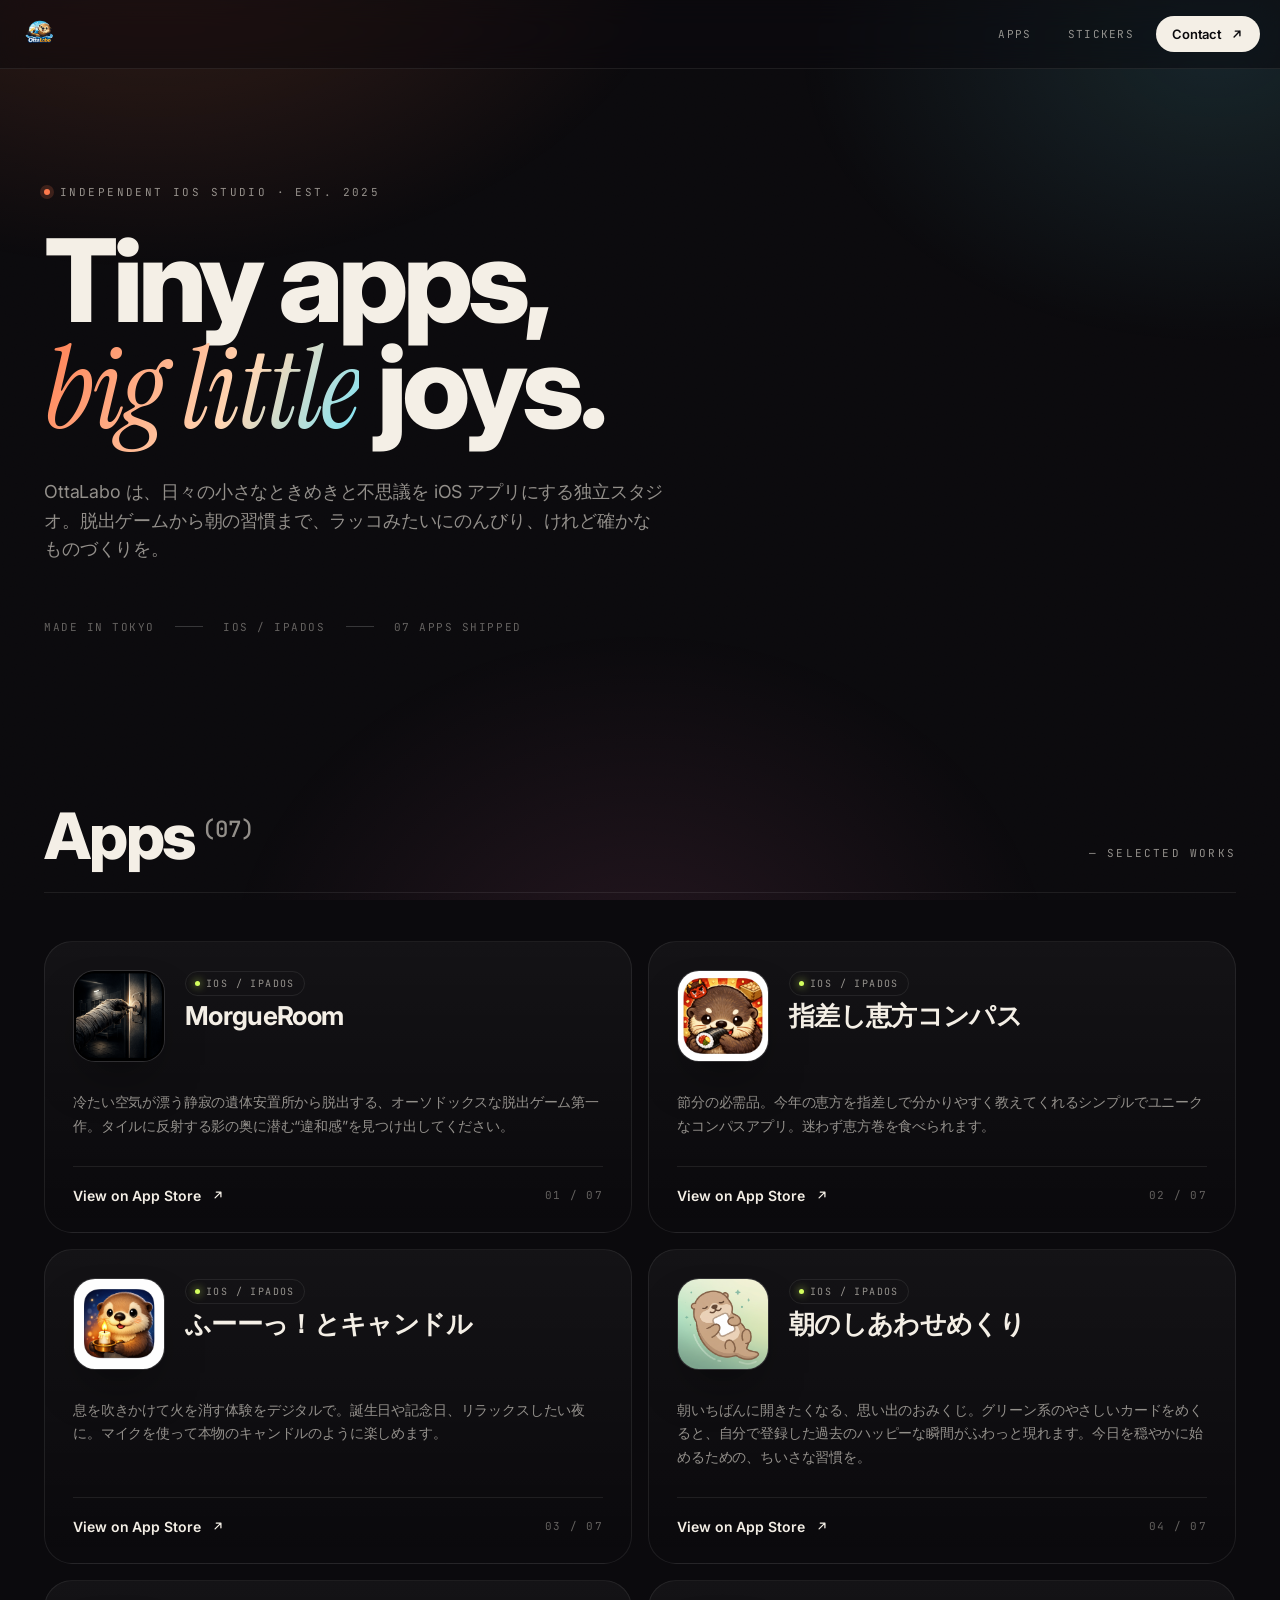
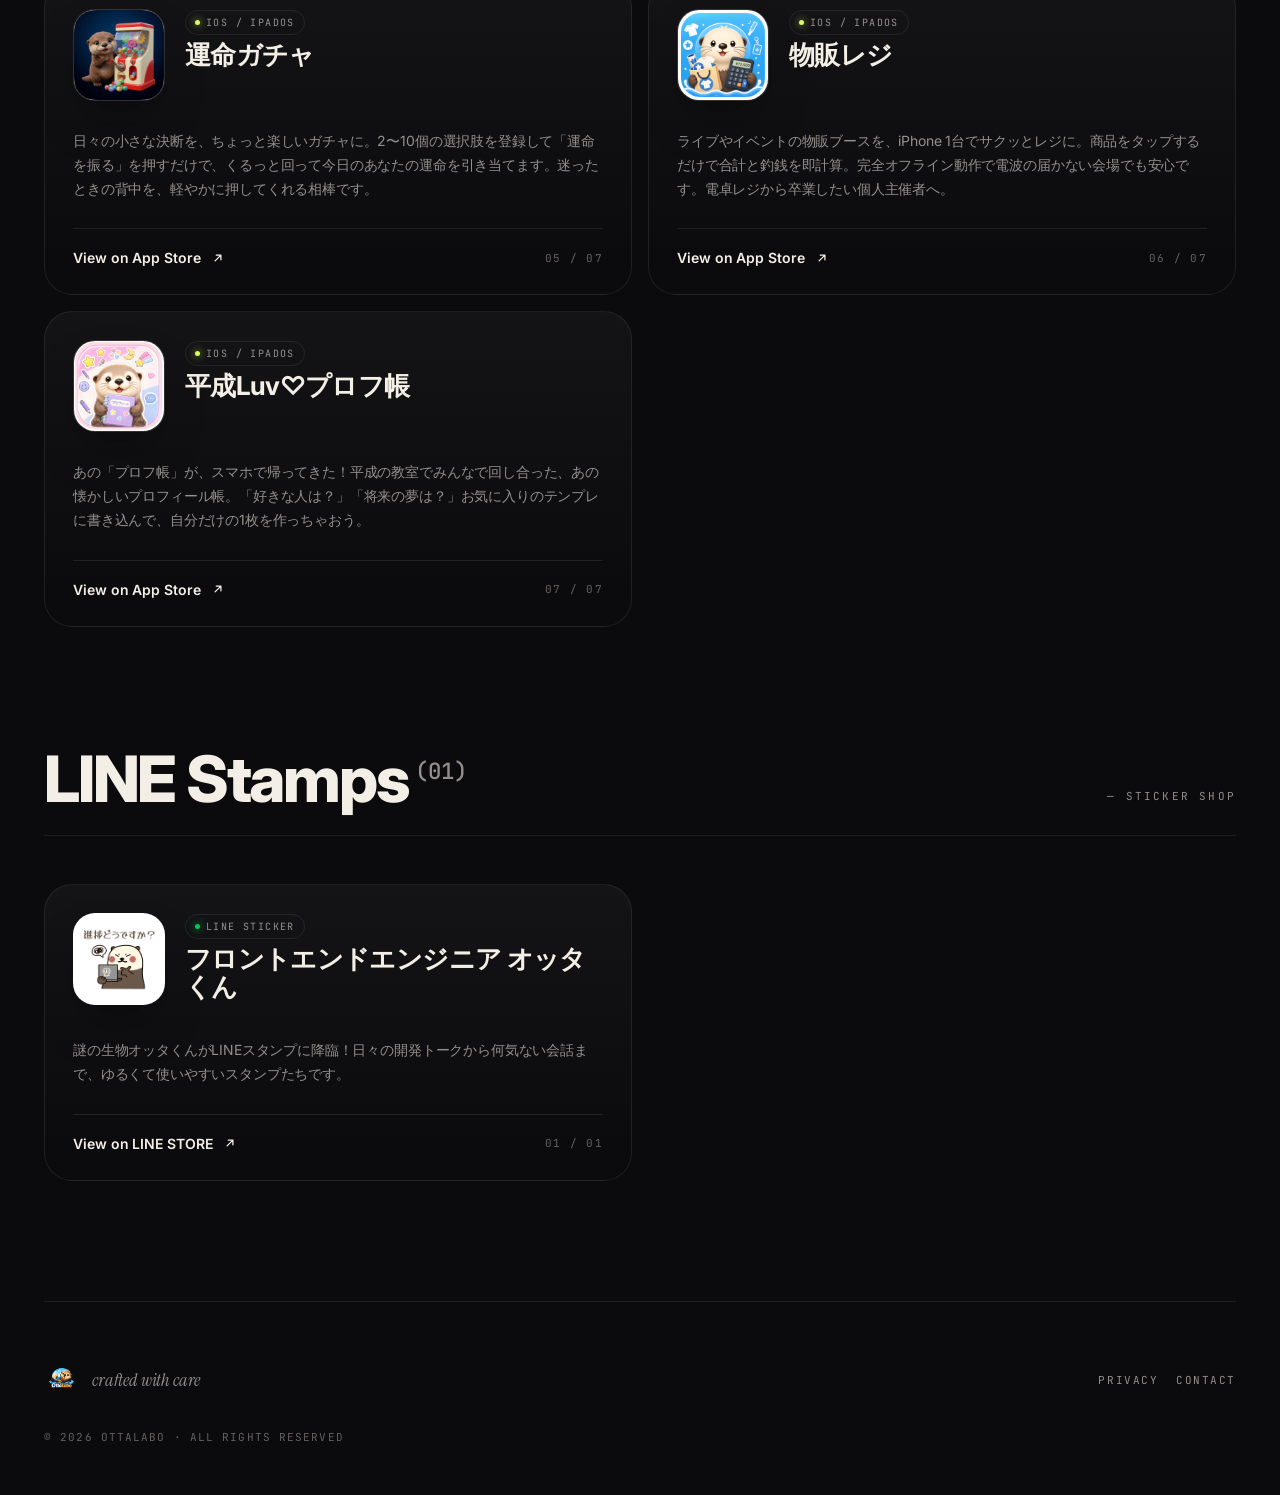
<file: index.html>
<!doctype html>
<html lang="ja">
<head>
  <meta charset="utf-8" />
  <meta name="viewport" content="width=device-width,initial-scale=1" />
  <meta name="color-scheme" content="dark" />
  <title>OttaLabo — Creative iOS Studio</title>
  <meta name="description" content="OttaLabo は、日々の小さなときめきと不思議を iOS アプリにする小さなスタジオです。" />

  <link rel="preconnect" href="https://fonts.googleapis.com">
  <link rel="preconnect" href="https://fonts.gstatic.com" crossorigin>
  <link href="https://fonts.googleapis.com/css2?family=Inter:wght@400;500;600;700;800;900&family=Instrument+Serif:ital@0;1&family=JetBrains+Mono:wght@400;500&display=swap" rel="stylesheet">

  <style>
    :root{
      --bg: #0b0a0d;
      --bg-soft: #131218;
      --surface: rgba(255,255,255,.04);
      --surface-2: rgba(255,255,255,.06);
      --line: rgba(255,255,255,.08);
      --line-strong: rgba(255,255,255,.18);
      --text: #f4efe6;
      --muted: rgba(244,239,230,.58);
      --muted-2: rgba(244,239,230,.38);
      --accent: #ff7a4d;        /* otter warm coral */
      --accent-2: #ffd6b3;
      --cyan: #6ee7ff;
      --lime: #d4ff5e;
      --pink: #ff7ab8;
      --radius-lg: 28px;
      --radius-md: 18px;
      --radius-sm: 10px;
      --easing: cubic-bezier(.2,.7,.2,1);
    }

    *{ box-sizing: border-box; }
    html{ scroll-behavior: smooth; }
    body{
      margin:0;
      font-family: "Inter", ui-sans-serif, system-ui, "Hiragino Sans", "Noto Sans JP", sans-serif;
      color: var(--text);
      background: var(--bg);
      min-height: 100vh;
      overflow-x: hidden;
      -webkit-font-smoothing: antialiased;
      -moz-osx-font-smoothing: grayscale;
      letter-spacing: -0.01em;
    }

    /* Background ambient gradients + grain */
    body::before{
      content:"";
      position: fixed; inset: 0;
      pointer-events: none;
      z-index: 0;
      background:
        radial-gradient(900px 600px at 12% -10%, rgba(255,122,77,.18), transparent 60%),
        radial-gradient(700px 500px at 95% 5%, rgba(110,231,255,.12), transparent 60%),
        radial-gradient(700px 600px at 50% 110%, rgba(255,122,184,.10), transparent 60%);
    }
    body::after{
      content:"";
      position: fixed; inset: 0;
      pointer-events: none;
      z-index: 0;
      opacity: .06;
      mix-blend-mode: overlay;
      background-image: url("data:image/svg+xml;utf8,<svg xmlns='http://www.w3.org/2000/svg' width='160' height='160'><filter id='n'><feTurbulence type='fractalNoise' baseFrequency='.9' numOctaves='2' stitchTiles='stitch'/></filter><rect width='100%25' height='100%25' filter='url(%23n)'/></svg>");
    }

    .wrap{
      position: relative;
      z-index: 1;
      max-width: 1240px;
      margin: 0 auto;
      padding: 0 24px;
    }

    /* ===== Top nav ===== */
    .nav{
      position: sticky; top: 0;
      z-index: 50;
      backdrop-filter: blur(14px) saturate(140%);
      -webkit-backdrop-filter: blur(14px) saturate(140%);
      background: rgba(11,10,13,.55);
      border-bottom: 1px solid var(--line);
    }
    .nav-inner{
      display: flex; align-items: center; justify-content: space-between;
      padding: 14px 0;
    }
    .brand{ display:flex; align-items:center; gap: 10px; text-decoration:none; color: inherit; }
    .brand img{ height: 40px; width: auto; display:block; }
    .brand-name{
      font-weight: 800;
      letter-spacing: -0.02em;
      font-size: 17px;
    }
    .nav-actions{ display:flex; align-items:center; gap: 8px; }
    .nav-link{
      font-family: "JetBrains Mono", ui-monospace, monospace;
      font-size: 11px;
      letter-spacing: .12em;
      text-transform: uppercase;
      color: var(--muted);
      text-decoration: none;
      padding: 10px 14px;
      border-radius: 99px;
      transition: color .25s var(--easing);
    }
    .nav-link:hover{ color: var(--text); }
    .nav-cta{
      display: inline-flex; align-items:center; gap:8px;
      font-size: 13px;
      font-weight: 600;
      color: var(--bg);
      background: var(--text);
      padding: 10px 16px;
      border-radius: 99px;
      text-decoration: none;
      transition: transform .25s var(--easing), background .25s var(--easing);
    }
    .nav-cta:hover{ transform: translateY(-1px); background: var(--accent-2); }
    .nav-cta .arrow{
      width: 14px; height: 14px;
      display: inline-block;
      transition: transform .3s var(--easing);
    }
    .nav-cta:hover .arrow{ transform: translate(2px,-2px); }

    /* ===== Hero ===== */
    .hero{
      padding: 110px 0 90px;
      position: relative;
    }
    .eyebrow{
      display: inline-flex; align-items:center; gap:10px;
      font-family: "JetBrains Mono", ui-monospace, monospace;
      font-size: 11px;
      letter-spacing: .22em;
      text-transform: uppercase;
      color: var(--muted);
      margin-bottom: 28px;
    }
    .eyebrow .dot{
      width:6px; height:6px; border-radius:99px;
      background: var(--accent);
      box-shadow: 0 0 0 4px rgba(255,122,77,.18);
      animation: pulse 2.4s ease-in-out infinite;
    }
    @keyframes pulse{ 0%,100%{ opacity:1 } 50%{ opacity:.4 } }

    .hero h1{
      margin: 0;
      font-size: clamp(48px, 9vw, 132px);
      line-height: .92;
      letter-spacing: -0.045em;
      font-weight: 800;
    }
    .hero h1 .serif{
      font-family: "Instrument Serif", "Hiragino Mincho ProN", serif;
      font-style: italic;
      font-weight: 400;
      letter-spacing: -0.02em;
      background: linear-gradient(120deg, var(--accent) 0%, var(--accent-2) 60%, var(--cyan) 100%);
      -webkit-background-clip: text;
      background-clip: text;
      color: transparent;
    }
    .hero-sub{
      max-width: 620px;
      margin: 36px 0 0;
      font-size: clamp(15px, 1.4vw, 18px);
      line-height: 1.6;
      color: var(--muted);
    }
    .hero-meta{
      margin-top: 56px;
      display:flex; align-items:center; gap: 20px;
      flex-wrap: wrap;
      font-family: "JetBrains Mono", ui-monospace, monospace;
      font-size: 11px;
      letter-spacing: .14em;
      text-transform: uppercase;
      color: var(--muted-2);
    }
    .hero-meta .sep{ width: 28px; height: 1px; background: var(--line-strong); }

    /* ===== Section header ===== */
    .section{ padding: 80px 0 40px; }
    .sec-head{
      display: flex; align-items: end; justify-content: space-between;
      gap: 24px;
      margin-bottom: 48px;
      padding-bottom: 24px;
      border-bottom: 1px solid var(--line);
    }
    .sec-head h2{
      margin: 0;
      font-size: clamp(32px, 5vw, 64px);
      line-height: 1;
      letter-spacing: -0.035em;
      font-weight: 800;
    }
    .sec-head h2 .count{
      font-family: "JetBrains Mono", ui-monospace, monospace;
      font-size: .35em;
      font-weight: 500;
      color: var(--muted);
      vertical-align: super;
      margin-left: 8px;
      letter-spacing: 0;
    }
    .sec-head .label{
      font-family: "JetBrains Mono", ui-monospace, monospace;
      font-size: 11px;
      letter-spacing: .2em;
      text-transform: uppercase;
      color: var(--muted);
      padding-bottom: 8px;
    }

    /* ===== App grid ===== */
    .app-grid{
      display: grid;
      grid-template-columns: repeat(2, 1fr);
      gap: 16px;
    }
    @media (max-width: 760px){
      .app-grid{ grid-template-columns: 1fr; }
    }

    .app-card{
      position: relative;
      border: 1px solid var(--line);
      border-radius: var(--radius-lg);
      background: linear-gradient(180deg, var(--surface), rgba(255,255,255,0));
      padding: 28px;
      display: flex;
      flex-direction: column;
      overflow: hidden;
      isolation: isolate;
      transition: border-color .35s var(--easing), transform .35s var(--easing), background .35s var(--easing);
    }
    .app-card::before{
      content: "";
      position: absolute; inset: 0;
      background: radial-gradient(420px 220px at var(--mx,50%) var(--my,0%), rgba(255,122,77,.14), transparent 60%);
      opacity: 0;
      transition: opacity .35s var(--easing);
      pointer-events: none;
      z-index: -1;
    }
    .app-card:hover{
      border-color: var(--line-strong);
      transform: translateY(-4px);
    }
    .app-card:hover::before{ opacity: 1; }

    .app-top{
      display: flex; align-items: flex-start; gap: 20px;
      margin-bottom: 28px;
    }
    .icon-frame{
      width: 92px; height: 92px;
      border-radius: 22px;
      overflow: hidden;
      flex-shrink: 0;
      background: var(--surface-2);
      border: 1px solid var(--line);
      box-shadow: 0 24px 50px -20px rgba(0,0,0,.6);
      position: relative;
    }
    .icon-frame img{
      width: 100%; height: 100%;
      object-fit: cover;
      display: block;
    }
    /* LINE sticker thumbnails: show the whole character */
    .icon-frame.sticker{
      background: #fff;
    }
    .icon-frame.sticker img{
      object-fit: contain;
      padding: 6px;
    }
    .badge.line::before{
      background: #06c755;
      box-shadow: 0 0 8px #06c755;
    }
    .app-meta{ flex: 1; min-width: 0; }
    .app-name{
      margin: 6px 0 8px;
      font-size: 26px;
      font-weight: 700;
      letter-spacing: -0.025em;
      line-height: 1.1;
    }
    .badge{
      display: inline-flex; align-items: center; gap: 6px;
      font-family: "JetBrains Mono", ui-monospace, monospace;
      font-size: 10px;
      letter-spacing: .14em;
      text-transform: uppercase;
      color: var(--muted);
      padding: 5px 9px;
      border: 1px solid var(--line);
      border-radius: 99px;
    }
    .badge::before{
      content:"";
      width:5px; height:5px; border-radius:99px;
      background: var(--lime);
      box-shadow: 0 0 8px var(--lime);
    }

    .desc{
      font-size: 14px;
      color: var(--muted);
      line-height: 1.7;
      margin: 0 0 28px;
      flex-grow: 1;
    }

    .app-foot{
      display: flex; align-items: center; justify-content: space-between;
      padding-top: 20px;
      border-top: 1px solid var(--line);
    }
    .store-link{
      display: inline-flex; align-items: center; gap: 10px;
      text-decoration: none;
      color: var(--text);
      font-weight: 600;
      font-size: 14px;
      letter-spacing: -0.005em;
      transition: color .25s var(--easing);
    }
    .store-link:hover{ color: var(--accent); }
    .store-link .arrow{
      width: 14px; height: 14px;
      transition: transform .35s var(--easing);
    }
    .store-link:hover .arrow{ transform: translate(3px, -3px); }
    .index-num{
      font-family: "JetBrains Mono", ui-monospace, monospace;
      font-size: 11px;
      color: var(--muted-2);
      letter-spacing: .12em;
    }

    /* ===== Footer ===== */
    footer{
      margin-top: 80px;
      padding: 60px 0 40px;
      border-top: 1px solid var(--line);
    }
    .foot-grid{
      display: flex; align-items: center; justify-content: space-between;
      gap: 24px;
      flex-wrap: wrap;
    }
    .foot-brand{
      display: flex; align-items: center; gap: 12px;
    }
    .foot-brand img{ height: 36px; }
    .foot-brand .tag{
      font-family: "Instrument Serif", serif;
      font-style: italic;
      font-size: 18px;
      color: var(--muted);
    }
    .foot-links{
      display: flex; align-items: center; gap: 18px;
      font-family: "JetBrains Mono", ui-monospace, monospace;
      font-size: 11px;
      letter-spacing: .14em;
      text-transform: uppercase;
    }
    .foot-links a{
      color: var(--muted);
      text-decoration: none;
      transition: color .25s var(--easing);
    }
    .foot-links a:hover{ color: var(--text); }
    .copy{
      margin-top: 32px;
      font-family: "JetBrains Mono", ui-monospace, monospace;
      font-size: 11px;
      color: var(--muted-2);
      letter-spacing: .1em;
    }

    /* Reveal on scroll */
    .reveal{
      opacity: 0;
      transform: translateY(28px);
      transition: opacity .8s var(--easing), transform .8s var(--easing);
    }
    .reveal.in{
      opacity: 1;
      transform: none;
    }

    @media (prefers-reduced-motion: reduce){
      *{ animation: none !important; transition: none !important; }
      .reveal{ opacity: 1; transform: none; }
    }
  </style>
</head>

<body>
  <nav class="nav">
    <div class="wrap nav-inner">
      <a href="#top" class="brand">
        <img src="./ottalabo_logo.png" alt="OttaLabo" />
      </a>
      <div class="nav-actions">
        <a href="#apps" class="nav-link">Apps</a>
        <a href="#stamps" class="nav-link">Stickers</a>
        <a href="https://forms.gle/XygJvgzCZDFxQbGW8" class="nav-cta">
          Contact
          <svg class="arrow" viewBox="0 0 24 24" fill="none" stroke="currentColor" stroke-width="2.4" stroke-linecap="round" stroke-linejoin="round"><path d="M7 17 17 7M9 7h8v8"/></svg>
        </a>
      </div>
    </div>
  </nav>

  <main class="wrap" id="top">

    <section class="hero">
      <div class="eyebrow"><span class="dot"></span> Independent iOS Studio · Est. 2025</div>
      <h1>
        Tiny apps,<br/>
        <span class="serif">big little</span> joys.
      </h1>
      <p class="hero-sub">
        OttaLabo は、日々の小さなときめきと不思議を iOS アプリにする独立スタジオ。脱出ゲームから朝の習慣まで、ラッコみたいにのんびり、けれど確かなものづくりを。
      </p>
      <div class="hero-meta">
        <span>Made in Tokyo</span>
        <span class="sep"></span>
        <span>iOS / iPadOS</span>
        <span class="sep"></span>
        <span id="appCount">— Apps Shipped</span>
      </div>
    </section>

    <section class="section" id="apps">
      <div class="sec-head">
        <h2>Apps<span class="count" id="appCountSup"></span></h2>
        <span class="label">— Selected Works</span>
      </div>
      <div class="app-grid" id="appGrid"></div>
    </section>

    <section class="section" id="stamps">
      <div class="sec-head">
        <h2>LINE Stamps<span class="count" id="stampCountSup"></span></h2>
        <span class="label">— Sticker Shop</span>
      </div>
      <div class="app-grid" id="stampGrid"></div>
    </section>

    <footer>
      <div class="foot-grid">
        <div class="foot-brand">
          <img src="./ottalabo_logo.png" alt="OttaLabo" />
          <span class="tag">crafted with care</span>
        </div>
        <div class="foot-links">
          <a href="https://ottalabo.github.io/privacy_policy.html">Privacy</a>
          <a href="https://forms.gle/XygJvgzCZDFxQbGW8">Contact</a>
        </div>
      </div>
      <p class="copy">© <span id="year"></span> OTTALABO · ALL RIGHTS RESERVED</p>
    </footer>
  </main>

  <script>
    const APPS = [
      {
        name: "MorgueRoom",
        icon: "./images/MorgueRoom/icon.png",
        desc: "冷たい空気が漂う静寂の遺体安置所から脱出する、オーソドックスな脱出ゲーム第一作。タイルに反射する影の奥に潜む“違和感”を見つけ出してください。",
        store: "https://apps.apple.com/jp/app/morgueroom/id6756243850",
        badge: "iOS / iPadOS"
      },
      {
        name: "指差し恵方コンパス",
        icon: "./images/指差し恵方コンパス/icon.png",
        desc: "節分の必需品。今年の恵方を指差しで分かりやすく教えてくれるシンプルでユニークなコンパスアプリ。迷わず恵方巻を食べられます。",
        store: "https://apps.apple.com/jp/app/2027-%E6%8C%87%E5%B7%AE%E3%81%97%E6%81%B5%E6%96%B9%E3%82%B3%E3%83%B3%E3%83%91%E3%82%B9/id6758280113",
        badge: "iOS / iPadOS"
      },
      {
        name: "ふーーっ！とキャンドル",
        icon: "./images/ふーーっ！とキャンドル/ChatGPT Image 2026年1月24日 10_55_31.png",
        desc: "息を吹きかけて火を消す体験をデジタルで。誕生日や記念日、リラックスしたい夜に。マイクを使って本物のキャンドルのように楽しめます。",
        store: "https://apps.apple.com/jp/app/%E3%81%B5%E3%83%BC%E3%83%BC%E3%81%A3-%E3%81%A8%E3%82%AD%E3%83%A3%E3%83%B3%E3%83%89%E3%83%AB/id6758232112",
        badge: "iOS / iPadOS"
      },
      {
        name: "朝のしあわせめくり",
        icon: "./images/朝のしあわせめくり/HappyMorningIcon.png",
        desc: "朝いちばんに開きたくなる、思い出のおみくじ。グリーン系のやさしいカードをめくると、自分で登録した過去のハッピーな瞬間がふわっと現れます。今日を穏やかに始めるための、ちいさな習慣を。",
        store: "https://apps.apple.com/jp/app/%E6%9C%9D%E3%81%AE%E3%81%97%E3%81%82%E3%82%8F%E3%81%9B%E3%82%81%E3%81%8F%E3%82%8A/id6765565094",
        badge: "iOS / iPadOS"
      },
      {
        name: "運命ガチャ",
        icon: "./images/運命ガチャ/Gemini_Generated_Image_qubxwxqubxwxqubx 2.png",
        desc: "日々の小さな決断を、ちょっと楽しいガチャに。2〜10個の選択肢を登録して「運命を振る」を押すだけで、くるっと回って今日のあなたの運命を引き当てます。迷ったときの背中を、軽やかに押してくれる相棒です。",
        store: "https://apps.apple.com/jp/app/%E9%81%8B%E5%91%BD%E3%82%AC%E3%83%81%E3%83%A3/id6761639603",
        badge: "iOS / iPadOS"
      },
      {
        name: "物販レジ",
        icon: "./images/物販レジ/icon.png",
        desc: "ライブやイベントの物販ブースを、iPhone 1台でサクッとレジに。商品をタップするだけで合計と釣銭を即計算。完全オフライン動作で電波の届かない会場でも安心です。電卓レジから卒業したい個人主催者へ。",
        store: "https://apps.apple.com/jp/app/%E7%89%A9%E8%B2%A9%E3%83%AC%E3%82%B8/id6766565292",
        badge: "iOS / iPadOS"
      },
      {
        name: "平成Luv♡プロフ帳",
        icon: "./images/平成Luv♡プロフ帳/icon.png",
        desc: "あの「プロフ帳」が、スマホで帰ってきた！平成の教室でみんなで回し合った、あの懐かしいプロフィール帳。「好きな人は？」「将来の夢は？」お気に入りのテンプレに書き込んで、自分だけの1枚を作っちゃおう。",
        store: "https://apps.apple.com/jp/app/%E5%B9%B3%E6%88%90luv%E3%83%97%E3%83%AD%E3%83%95%E5%B8%B3/id6771185492",
        badge: "iOS / iPadOS"
      }
    ];

    const STAMPS = [
      {
        name: "フロントエンドエンジニア オッタくん",
        icon: "./images/フロントエンドエンジニア オッタくん/IMG_1250.PNG",
        desc: "謎の生物オッタくんがLINEスタンプに降臨！日々の開発トークから何気ない会話まで、ゆるくて使いやすいスタンプたちです。",
        store: "https://store.line.me/stickershop/product/33763298/ja?utm_source=gnsh_stickerDetail",
        badge: "LINE Sticker"
      }
    ];

    const pad2 = (n) => String(n).padStart(2, '0');

    function renderCard(item, i, total, opts){
      const card = document.createElement('article');
      card.className = 'app-card reveal';
      card.innerHTML = `
        <div class="app-top">
          <div class="icon-frame${opts.sticker ? ' sticker' : ''}">
            <img src="${encodeURI(item.icon)}" alt="${item.name} icon" loading="lazy" />
          </div>
          <div class="app-meta">
            <span class="badge${opts.sticker ? ' line' : ''}">${item.badge}</span>
            <h3 class="app-name">${item.name}</h3>
          </div>
        </div>
        <p class="desc">${item.desc}</p>
        <div class="app-foot">
          <a href="${item.store}" class="store-link" target="_blank" rel="noopener">
            ${opts.linkLabel}
            <svg class="arrow" viewBox="0 0 24 24" fill="none" stroke="currentColor" stroke-width="2.2" stroke-linecap="round" stroke-linejoin="round"><path d="M7 17 17 7M9 7h8v8"/></svg>
          </a>
          <span class="index-num">${pad2(i + 1)} / ${pad2(total)}</span>
        </div>
      `;

      card.addEventListener('mousemove', (e) => {
        const r = card.getBoundingClientRect();
        card.style.setProperty('--mx', `${e.clientX - r.left}px`);
        card.style.setProperty('--my', `${e.clientY - r.top}px`);
      });

      return card;
    }

    const appGrid = document.getElementById('appGrid');
    APPS.forEach((app, i) => {
      appGrid.appendChild(renderCard(app, i, APPS.length, { linkLabel: 'View on App Store' }));
    });

    const stampGrid = document.getElementById('stampGrid');
    STAMPS.forEach((stamp, i) => {
      stampGrid.appendChild(renderCard(stamp, i, STAMPS.length, { linkLabel: 'View on LINE STORE', sticker: true }));
    });

    // Counts
    const total = APPS.length;
    document.getElementById('appCount').textContent = `${pad2(total)} Apps Shipped`;
    document.getElementById('appCountSup').textContent = `(${pad2(total)})`;
    document.getElementById('stampCountSup').textContent = `(${pad2(STAMPS.length)})`;
    document.getElementById('year').textContent = new Date().getFullYear();

    // Reveal on scroll
    const io = new IntersectionObserver((entries) => {
      entries.forEach(en => {
        if (en.isIntersecting){
          en.target.classList.add('in');
          io.unobserve(en.target);
        }
      });
    }, { threshold: 0.15 });
    document.querySelectorAll('.reveal').forEach(el => io.observe(el));
  </script>
</body>
</html>
</file>
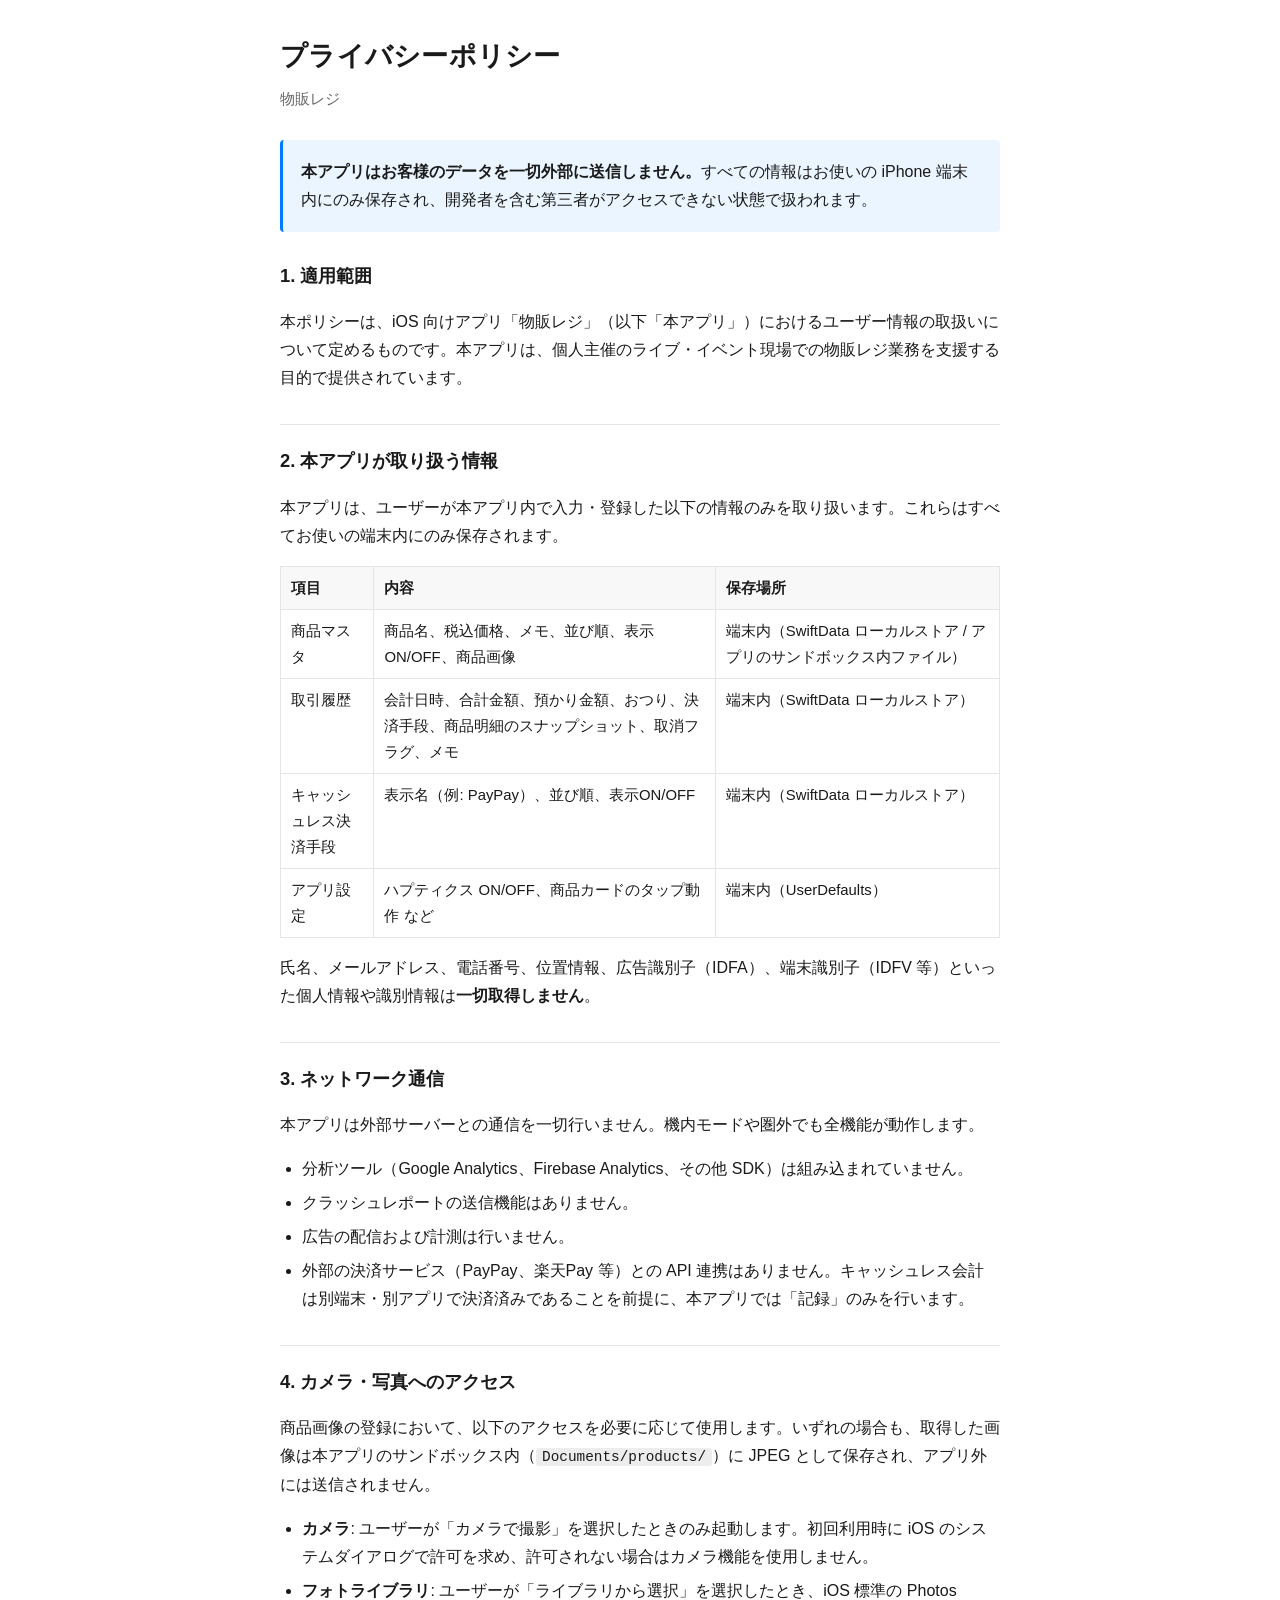
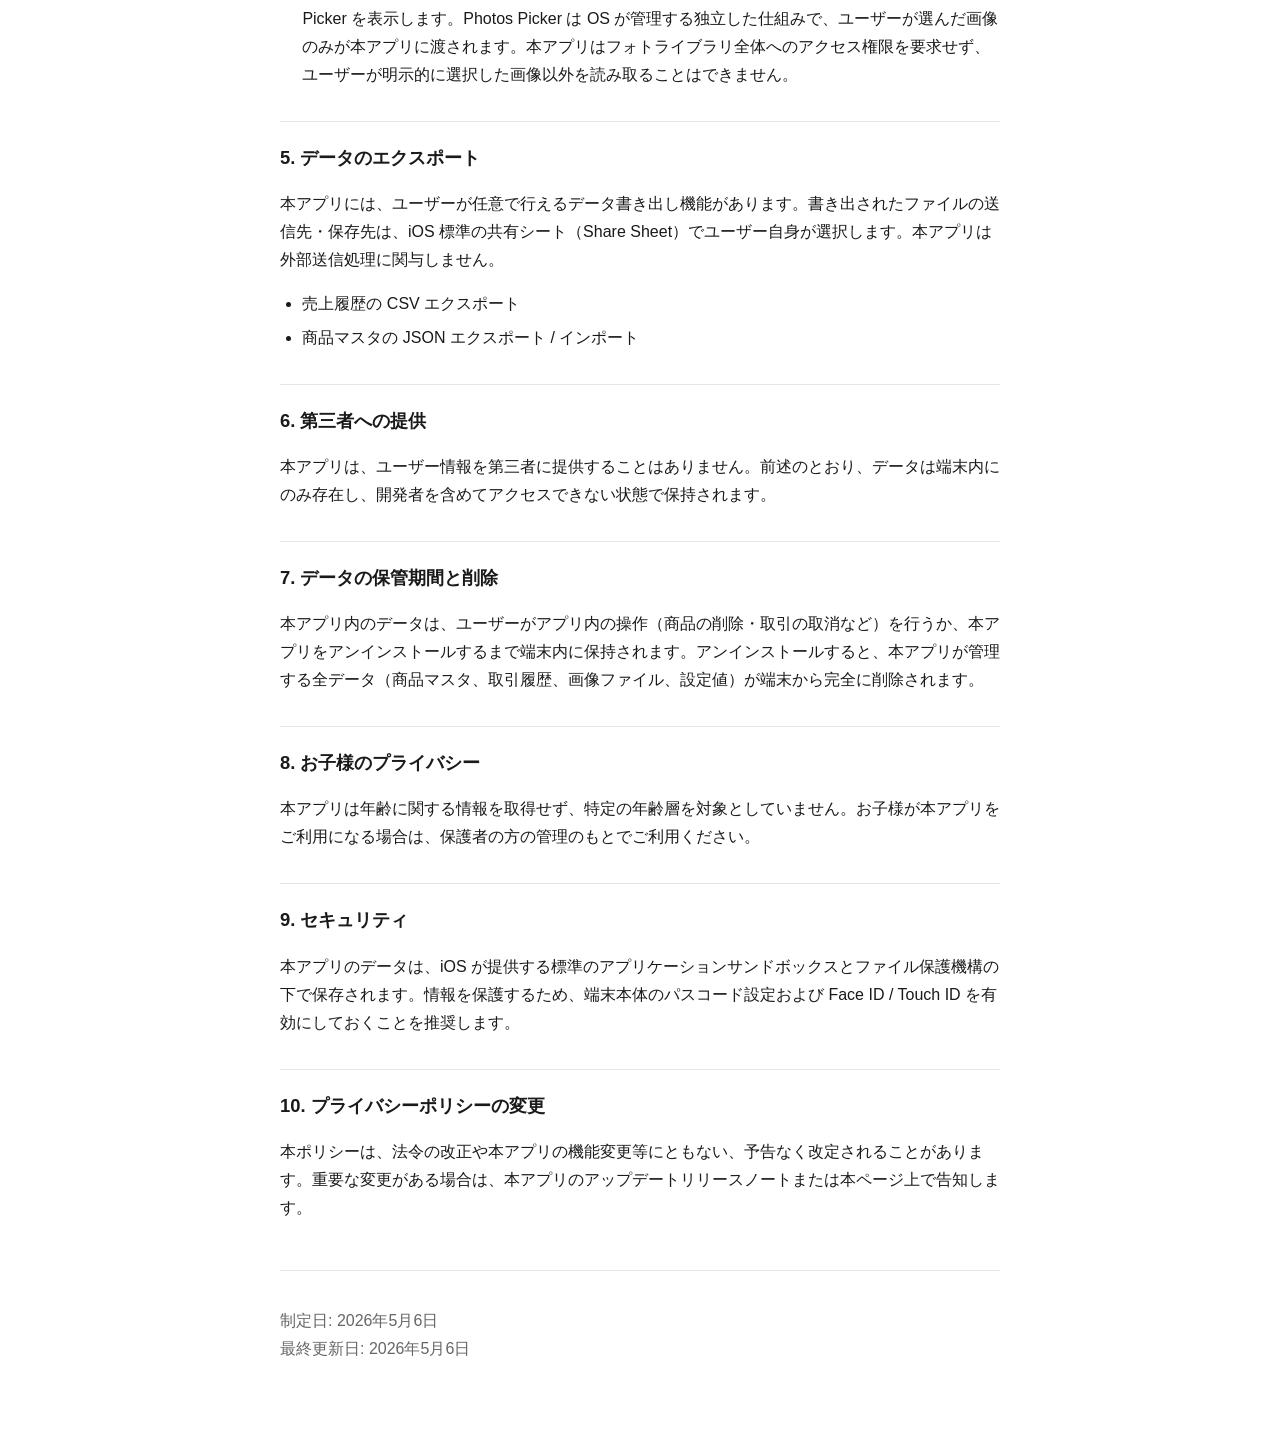
<file: MerchTill_privacy-policy.html>
<!DOCTYPE html>
<html lang="ja">
<head>
<meta charset="UTF-8">
<meta name="viewport" content="width=device-width, initial-scale=1">
<title>プライバシーポリシー — 物販レジ</title>
<style>
:root {
  color-scheme: light dark;
  --bg: #ffffff;
  --fg: #1a1a1a;
  --muted: #666;
  --border: #e5e5e5;
  --accent: #007aff;
  --accent-bg: rgba(0, 122, 255, 0.08);
  --link: #0062cc;
  --table-stripe: rgba(127, 127, 127, 0.05);
}
@media (prefers-color-scheme: dark) {
  :root {
    --bg: #1a1a1a;
    --fg: #f0f0f0;
    --muted: #999;
    --border: #333;
    --accent: #0a84ff;
    --accent-bg: rgba(10, 132, 255, 0.15);
    --link: #5ab0ff;
    --table-stripe: rgba(255, 255, 255, 0.04);
  }
}
* { box-sizing: border-box; }
html, body { margin: 0; padding: 0; }
body {
  font-family: -apple-system, BlinkMacSystemFont, "Segoe UI", "Hiragino Sans", "Hiragino Kaku Gothic ProN", "Noto Sans JP", "Yu Gothic", Meiryo, sans-serif;
  line-height: 1.75;
  color: var(--fg);
  background: var(--bg);
  padding: 32px 16px 64px;
  -webkit-text-size-adjust: 100%;
}
main {
  max-width: 720px;
  margin: 0 auto;
}
h1 {
  font-size: 1.7rem;
  margin: 0 0 6px;
  letter-spacing: 0.01em;
}
.subtitle {
  color: var(--muted);
  margin: 0 0 28px;
  font-size: 0.95rem;
}
h2 {
  font-size: 1.15rem;
  margin: 32px 0 8px;
  padding-top: 20px;
  border-top: 1px solid var(--border);
}
h2:first-of-type {
  border-top: none;
  padding-top: 0;
  margin-top: 0;
}
p, li { font-size: 1rem; }
ul, ol { padding-left: 1.4em; }
li { margin: 6px 0; }
.callout {
  background: var(--accent-bg);
  border-left: 3px solid var(--accent);
  padding: 14px 18px;
  margin: 20px 0 28px;
  border-radius: 4px;
}
.callout p { margin: 4px 0; }
table {
  width: 100%;
  border-collapse: collapse;
  margin: 14px 0;
  font-size: 0.93rem;
}
th, td {
  padding: 8px 10px;
  border: 1px solid var(--border);
  text-align: left;
  vertical-align: top;
}
th {
  background: var(--table-stripe);
  font-weight: 600;
}
a { color: var(--link); }
code {
  background: rgba(127, 127, 127, 0.14);
  padding: 1px 6px;
  border-radius: 3px;
  font-size: 0.9em;
  font-family: "SF Mono", ui-monospace, Menlo, Consolas, monospace;
}
footer {
  margin-top: 48px;
  padding-top: 20px;
  border-top: 1px solid var(--border);
  font-size: 0.85rem;
  color: var(--muted);
}
</style>
</head>
<body>
<main>

<h1>プライバシーポリシー</h1>
<p class="subtitle">物販レジ</p>

<div class="callout">
<p><strong>本アプリはお客様のデータを一切外部に送信しません。</strong>すべての情報はお使いの iPhone 端末内にのみ保存され、開発者を含む第三者がアクセスできない状態で扱われます。</p>
</div>

<h2>1. 適用範囲</h2>
<p>本ポリシーは、iOS 向けアプリ「物販レジ」（以下「本アプリ」）におけるユーザー情報の取扱いについて定めるものです。本アプリは、個人主催のライブ・イベント現場での物販レジ業務を支援する目的で提供されています。</p>

<h2>2. 本アプリが取り扱う情報</h2>
<p>本アプリは、ユーザーが本アプリ内で入力・登録した以下の情報のみを取り扱います。これらはすべてお使いの端末内にのみ保存されます。</p>
<table>
  <thead>
    <tr><th>項目</th><th>内容</th><th>保存場所</th></tr>
  </thead>
  <tbody>
    <tr>
      <td>商品マスタ</td>
      <td>商品名、税込価格、メモ、並び順、表示ON/OFF、商品画像</td>
      <td>端末内（SwiftData ローカルストア / アプリのサンドボックス内ファイル）</td>
    </tr>
    <tr>
      <td>取引履歴</td>
      <td>会計日時、合計金額、預かり金額、おつり、決済手段、商品明細のスナップショット、取消フラグ、メモ</td>
      <td>端末内（SwiftData ローカルストア）</td>
    </tr>
    <tr>
      <td>キャッシュレス決済手段</td>
      <td>表示名（例: PayPay）、並び順、表示ON/OFF</td>
      <td>端末内（SwiftData ローカルストア）</td>
    </tr>
    <tr>
      <td>アプリ設定</td>
      <td>ハプティクス ON/OFF、商品カードのタップ動作 など</td>
      <td>端末内（UserDefaults）</td>
    </tr>
  </tbody>
</table>
<p>氏名、メールアドレス、電話番号、位置情報、広告識別子（IDFA）、端末識別子（IDFV 等）といった個人情報や識別情報は<strong>一切取得しません</strong>。</p>

<h2>3. ネットワーク通信</h2>
<p>本アプリは外部サーバーとの通信を一切行いません。機内モードや圏外でも全機能が動作します。</p>
<ul>
  <li>分析ツール（Google Analytics、Firebase Analytics、その他 SDK）は組み込まれていません。</li>
  <li>クラッシュレポートの送信機能はありません。</li>
  <li>広告の配信および計測は行いません。</li>
  <li>外部の決済サービス（PayPay、楽天Pay 等）との API 連携はありません。キャッシュレス会計は別端末・別アプリで決済済みであることを前提に、本アプリでは「記録」のみを行います。</li>
</ul>

<h2>4. カメラ・写真へのアクセス</h2>
<p>商品画像の登録において、以下のアクセスを必要に応じて使用します。いずれの場合も、取得した画像は本アプリのサンドボックス内（<code>Documents/products/</code>）に JPEG として保存され、アプリ外には送信されません。</p>
<ul>
  <li><strong>カメラ</strong>: ユーザーが「カメラで撮影」を選択したときのみ起動します。初回利用時に iOS のシステムダイアログで許可を求め、許可されない場合はカメラ機能を使用しません。</li>
  <li><strong>フォトライブラリ</strong>: ユーザーが「ライブラリから選択」を選択したとき、iOS 標準の Photos Picker を表示します。Photos Picker は OS が管理する独立した仕組みで、ユーザーが選んだ画像のみが本アプリに渡されます。本アプリはフォトライブラリ全体へのアクセス権限を要求せず、ユーザーが明示的に選択した画像以外を読み取ることはできません。</li>
</ul>

<h2>5. データのエクスポート</h2>
<p>本アプリには、ユーザーが任意で行えるデータ書き出し機能があります。書き出されたファイルの送信先・保存先は、iOS 標準の共有シート（Share Sheet）でユーザー自身が選択します。本アプリは外部送信処理に関与しません。</p>
<ul>
  <li>売上履歴の CSV エクスポート</li>
  <li>商品マスタの JSON エクスポート / インポート</li>
</ul>

<h2>6. 第三者への提供</h2>
<p>本アプリは、ユーザー情報を第三者に提供することはありません。前述のとおり、データは端末内にのみ存在し、開発者を含めてアクセスできない状態で保持されます。</p>

<h2>7. データの保管期間と削除</h2>
<p>本アプリ内のデータは、ユーザーがアプリ内の操作（商品の削除・取引の取消など）を行うか、本アプリをアンインストールするまで端末内に保持されます。アンインストールすると、本アプリが管理する全データ（商品マスタ、取引履歴、画像ファイル、設定値）が端末から完全に削除されます。</p>

<h2>8. お子様のプライバシー</h2>
<p>本アプリは年齢に関する情報を取得せず、特定の年齢層を対象としていません。お子様が本アプリをご利用になる場合は、保護者の方の管理のもとでご利用ください。</p>

<h2>9. セキュリティ</h2>
<p>本アプリのデータは、iOS が提供する標準のアプリケーションサンドボックスとファイル保護機構の下で保存されます。情報を保護するため、端末本体のパスコード設定および Face ID / Touch ID を有効にしておくことを推奨します。</p>

<h2>10. プライバシーポリシーの変更</h2>
<p>本ポリシーは、法令の改正や本アプリの機能変更等にともない、予告なく改定されることがあります。重要な変更がある場合は、本アプリのアップデートリリースノートまたは本ページ上で告知します。</p>

<footer>
<p>
制定日: 2026年5月6日<br>
最終更新日: 2026年5月6日
</p>
</footer>

</main>
</body>
</html>
</file>
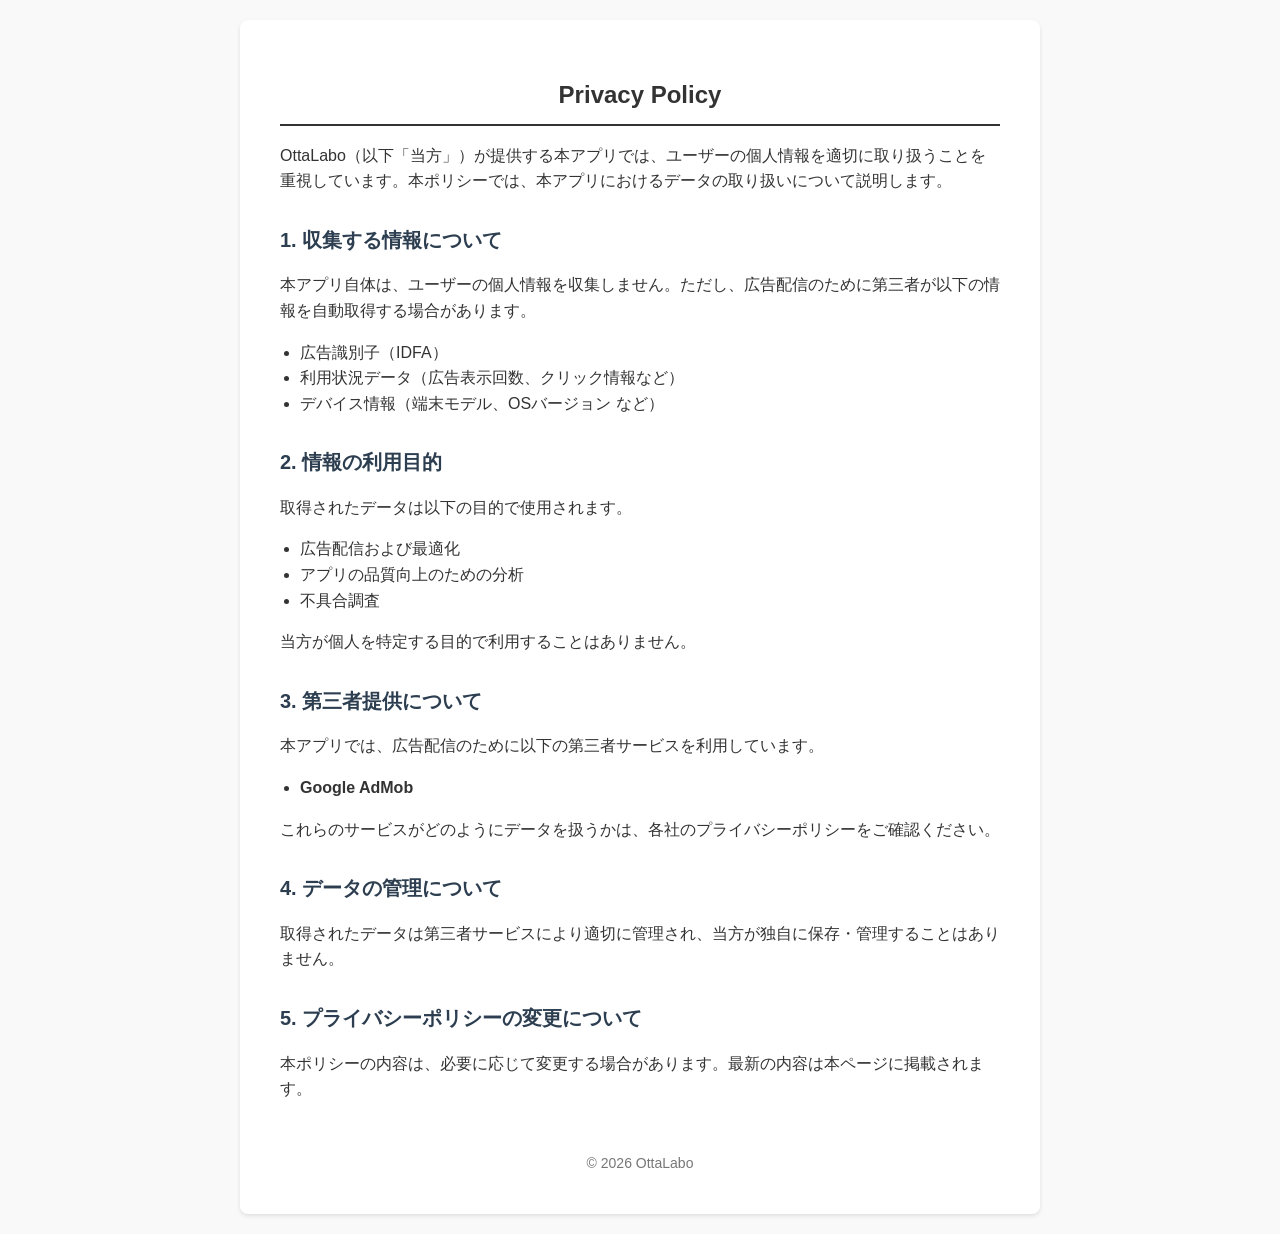
<file: privacy_policy.html>
<!DOCTYPE html>
<html lang="ja">
<head>
    <meta charset="UTF-8">
    <meta name="viewport" content="width=device-width, initial-scale=1.0">
    <title>プライバシーポリシー - OttaLabo</title>
    <style>
        body {
            font-family: "Helvetica Neue", Arial, "Hiragino Kaku Gothic ProN", "Hiragino Sans", Meiryo, sans-serif;
            line-height: 1.6;
            color: #333;
            max-width: 800px;
            margin: 0 auto;
            padding: 20px;
            background-color: #f9f9f9;
        }
        .container {
            background-color: #fff;
            padding: 40px;
            border-radius: 8px;
            box-shadow: 0 2px 4px rgba(0,0,0,0.1);
        }
        h1 {
            font-size: 24px;
            border-bottom: 2px solid #333;
            padding-bottom: 10px;
            text-align: center;
        }
        h2 {
            font-size: 20px;
            margin-top: 30px;
            color: #2c3e50;
        }
        p, ul {
            margin-bottom: 15px;
        }
        ul {
            padding-left: 20px;
        }
        .footer {
            margin-top: 50px;
            font-size: 14px;
            text-align: center;
            color: #777;
        }
    </style>
</head>
<body>

<div class="container">
    <h1>Privacy Policy</h1>
    <p>OttaLabo（以下「当方」）が提供する本アプリでは、ユーザーの個人情報を適切に取り扱うことを重視しています。本ポリシーでは、本アプリにおけるデータの取り扱いについて説明します。</p>

    <h2>1. 収集する情報について</h2>
    <p>本アプリ自体は、ユーザーの個人情報を収集しません。ただし、広告配信のために第三者が以下の情報を自動取得する場合があります。</p>
    <ul>
        <li>広告識別子（IDFA）</li>
        <li>利用状況データ（広告表示回数、クリック情報など）</li>
        <li>デバイス情報（端末モデル、OSバージョン など）</li>
    </ul>

    <h2>2. 情報の利用目的</h2>
    <p>取得されたデータは以下の目的で使用されます。</p>
    <ul>
        <li>広告配信および最適化</li>
        <li>アプリの品質向上のための分析</li>
        <li>不具合調査</li>
    </ul>
    <p>当方が個人を特定する目的で利用することはありません。</p>

    <h2>3. 第三者提供について</h2>
    <p>本アプリでは、広告配信のために以下の第三者サービスを利用しています。</p>
    <ul>
        <li><strong>Google AdMob</strong></li>
    </ul>
    <p>これらのサービスがどのようにデータを扱うかは、各社のプライバシーポリシーをご確認ください。</p>

    <h2>4. データの管理について</h2>
    <p>取得されたデータは第三者サービスにより適切に管理され、当方が独自に保存・管理することはありません。</p>

    <h2>5. プライバシーポリシーの変更について</h2>
    <p>本ポリシーの内容は、必要に応じて変更する場合があります。最新の内容は本ページに掲載されます。</p>

    <div class="footer">
        &copy; 2026 OttaLabo
    </div>
</div>

</body>
</html>
</file>
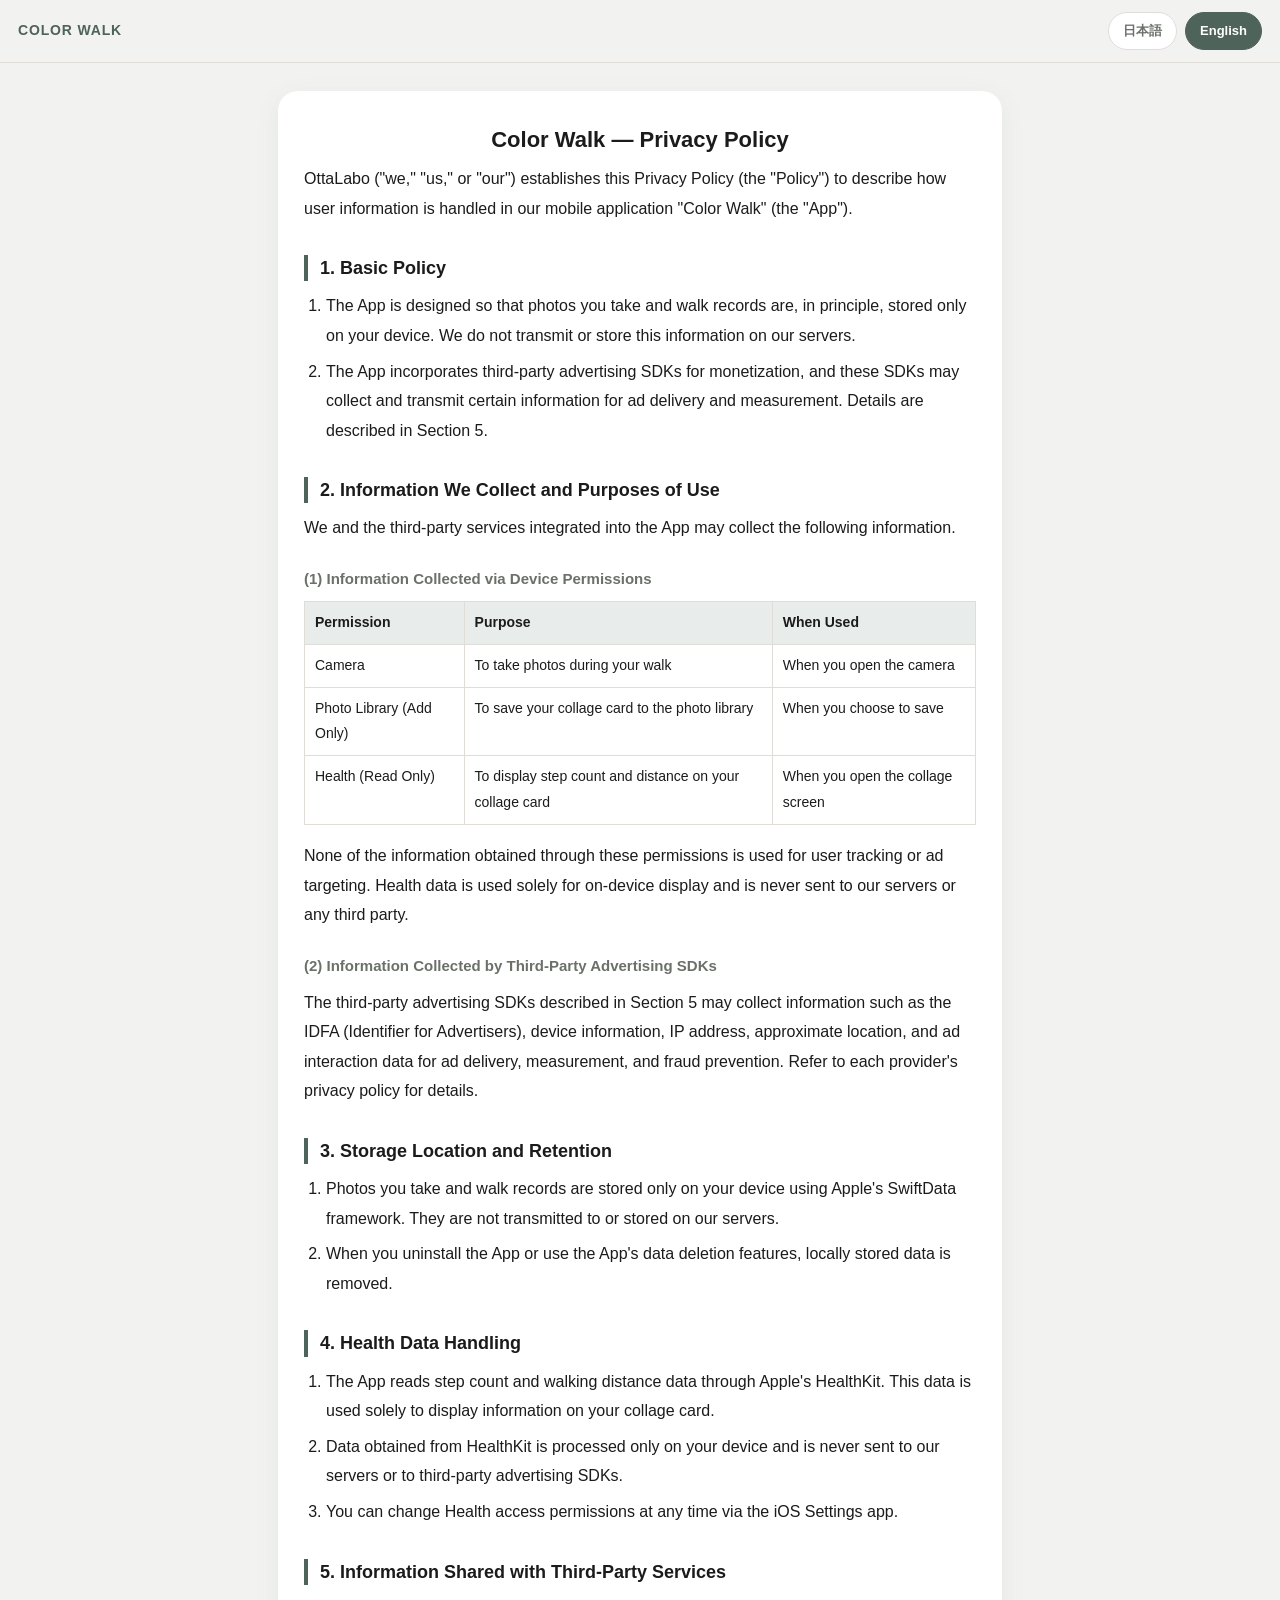
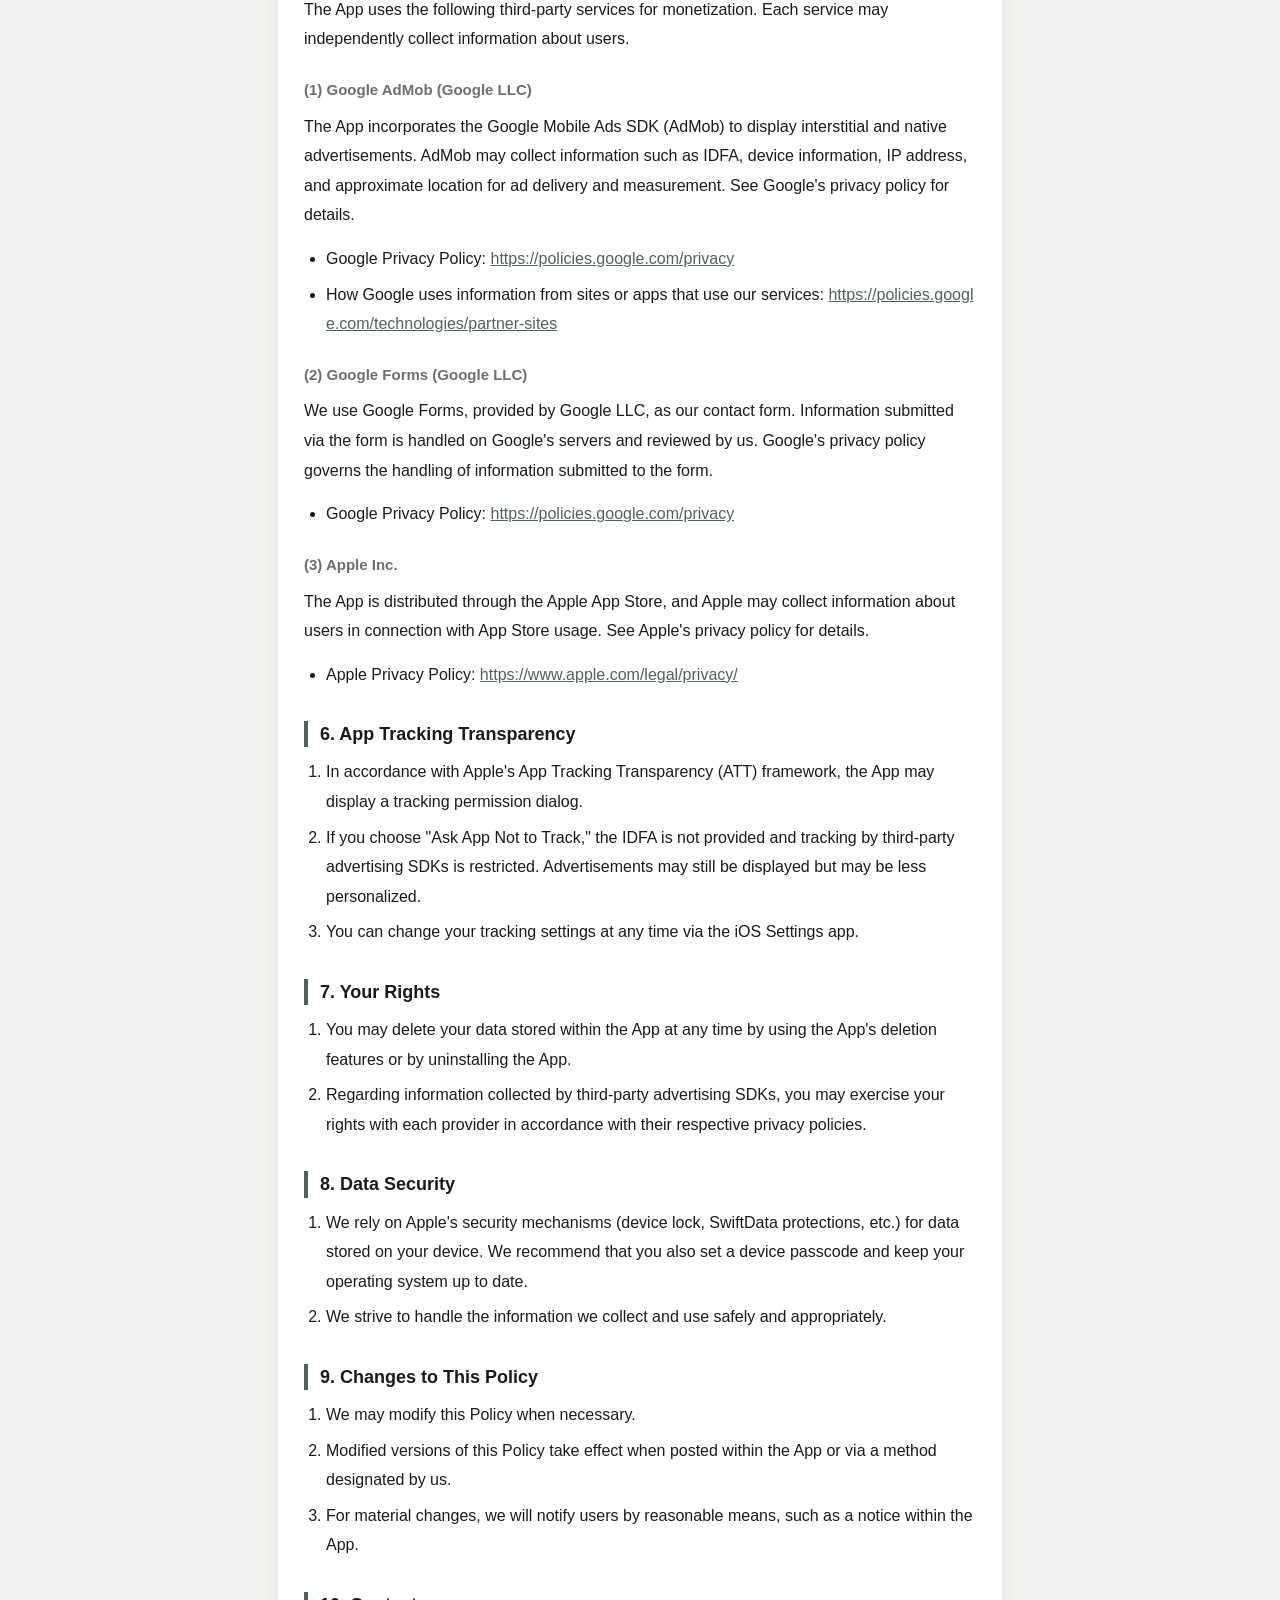
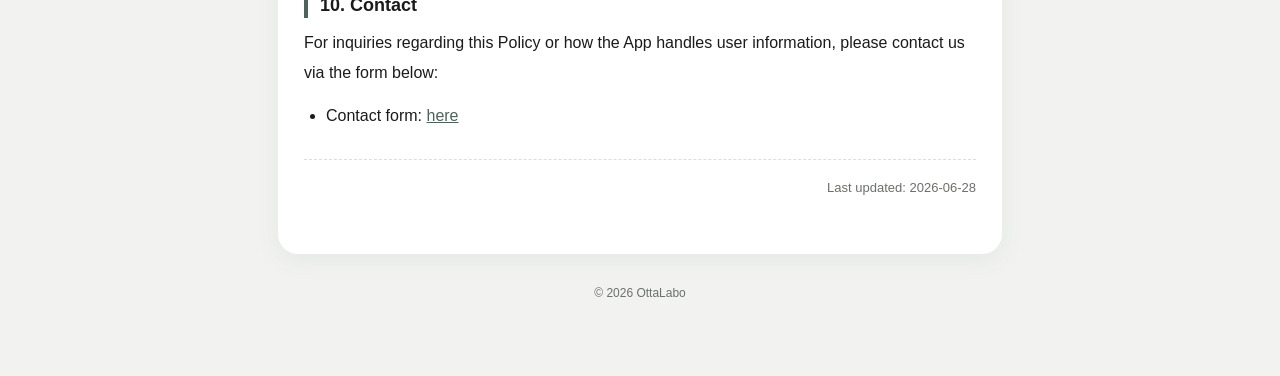
<file: color-walk/privacy.html>
<!DOCTYPE html>
<html lang="ja">
<head>
  <meta charset="UTF-8">
  <meta name="viewport" content="width=device-width, initial-scale=1.0">
  <title>プライバシーポリシー / Privacy Policy - Color Walk</title>
  <link rel="stylesheet" href="style.css">
</head>
<body>
  <div class="langbar">
    <span class="brand">COLOR WALK</span>
    <button class="lang" data-set="ja" type="button">日本語</button>
    <button class="lang" data-set="en" type="button">English</button>
  </div>

  <div class="wrap">

    <!-- ===================== 日本語 ===================== -->
    <article class="doc" data-lang="ja">
      <h1>Color Walk プライバシーポリシー</h1>

      <p>OttaLabo（以下「当方」といいます）は、当方が提供するモバイルアプリケーション「Color Walk」（以下「本アプリ」といいます）におけるユーザーの情報の取り扱いについて、以下のとおりプライバシーポリシー（以下「本ポリシー」といいます）を定めます。</p>

      <h2>第1条（基本方針）</h2>
      <ol>
        <li>本アプリは、ユーザーが撮影した写真および歩行データを、原則としてユーザーの端末内にのみ保存する設計です。当方が運営するサーバーへの送信・保存は行いません。</li>
        <li>本アプリは収益化のために第三者の広告 SDK を組み込んでおり、当該 SDK が広告配信および計測のために一定の情報を取得・送信する場合があります。詳細は本ポリシー第5条に定めます。</li>
      </ol>

      <h2>第2条（取得する情報および利用目的）</h2>
      <p>当方および本アプリが組み込む第三者サービスは、以下の情報を取得することがあります。</p>

      <h3>(1) 端末の権限を通じて取得する情報</h3>
      <table>
        <thead>
          <tr><th>権限</th><th>利用目的</th><th>利用タイミング</th></tr>
        </thead>
        <tbody>
          <tr><td>カメラ</td><td>ウォーク中の写真撮影のため</td><td>ユーザーがカメラを起動したとき</td></tr>
          <tr><td>写真ライブラリ（追加のみ）</td><td>作成したコラージュカードを写真ライブラリに保存するため</td><td>ユーザーが保存を選択したとき</td></tr>
          <tr><td>ヘルスケア（読み取りのみ）</td><td>歩数・移動距離をコラージュカードに表示するため</td><td>ユーザーがコラージュ画面を開いたとき</td></tr>
        </tbody>
      </table>
      <p>これらの権限を通じて取得した情報は、ユーザー追跡や広告配信の目的には利用しません。ヘルスケアデータは端末内での表示のみに使用し、当方のサーバーや第三者に送信しません。</p>

      <h3>(2) 第三者広告 SDK が取得する情報</h3>
      <p>第5条に定める第三者広告 SDK は、広告配信、効果測定、不正対策のために、IDFA（広告識別子）、デバイス情報、IP アドレス、おおよその地域、広告とのインタラクション等の情報を取得することがあります。詳細は各サービス提供者のプライバシーポリシーをご確認ください。</p>

      <h2>第3条（データの保存場所と保持期間）</h2>
      <ol>
        <li>ユーザーが撮影した写真およびウォーク記録は、Apple の SwiftData フレームワークを用いてユーザーの端末内にのみ保存されます。当方のサーバーには送信・保存されません。</li>
        <li>ユーザーが本アプリをアンインストールした場合、または本アプリ内のデータ削除機能を利用した場合、端末内に保存されたデータは削除されます。</li>
      </ol>

      <h2>第4条（ヘルスケアデータの取り扱い）</h2>
      <ol>
        <li>本アプリは、Apple の HealthKit を通じて歩数および移動距離のデータを読み取ります。これらのデータはコラージュカードへの表示のみに使用します。</li>
        <li>HealthKit から取得したデータは端末内でのみ処理され、当方のサーバーや第三者広告 SDK を含む外部には送信しません。</li>
        <li>ヘルスケアデータのアクセス許可は、iOS の設定アプリからいつでも変更できます。</li>
      </ol>

      <h2>第5条（第三者サービスへの情報提供）</h2>
      <p>本アプリは、収益化のため、以下の第三者サービスを利用しており、各サービスは独自にユーザーに関する情報を取得することがあります。</p>

      <h3>(1) Google AdMob（Google LLC）</h3>
      <p>本アプリは、インタースティシャル広告およびネイティブ広告を表示するため Google Mobile Ads SDK（AdMob）を組み込んでいます。AdMob は広告配信および効果測定のために、IDFA、デバイス情報、IP アドレス、おおよその地域等の情報を取得します。詳細は Google のプライバシーポリシーをご確認ください。</p>
      <ul>
        <li>Google プライバシーポリシー: <a href="https://policies.google.com/privacy">https://policies.google.com/privacy</a></li>
        <li>Google による広告および情報の使用方法: <a href="https://policies.google.com/technologies/partner-sites">https://policies.google.com/technologies/partner-sites</a></li>
      </ul>

      <h3>(2) Google フォーム（Google LLC）</h3>
      <p>本アプリのお問い合わせ窓口として、Google LLC が提供する Google フォームを利用しています。フォームに送信された情報は Google のサーバー上で取り扱われ、当方が確認します。詳細は Google のプライバシーポリシーをご確認ください。</p>
      <ul>
        <li>Google プライバシーポリシー: <a href="https://policies.google.com/privacy">https://policies.google.com/privacy</a></li>
      </ul>

      <h3>(3) Apple Inc.</h3>
      <p>本アプリは Apple の App Store を通じて配布されており、App Store の利用に伴い Apple がユーザーの情報を取得することがあります。詳細は Apple のプライバシーポリシーをご確認ください。</p>
      <ul>
        <li>Apple プライバシーポリシー: <a href="https://www.apple.com/legal/privacy/">https://www.apple.com/legal/privacy/</a></li>
      </ul>

      <h2>第6条（App Tracking Transparency / トラッキングについて）</h2>
      <ol>
        <li>本アプリは、Apple の App Tracking Transparency（ATT）フレームワークに従い、必要に応じてトラッキング許可ダイアログを表示します。</li>
        <li>ユーザーが「トラッキングを許可しない」を選択した場合、IDFA は提供されず、第三者広告 SDK によるユーザー追跡は制限されます。なお、この場合でも広告自体は表示されますが、関連性の低い広告となる可能性があります。</li>
        <li>トラッキング設定は、iOS の設定アプリからいつでも変更できます。</li>
      </ol>

      <h2>第7条（ユーザーの権利）</h2>
      <ol>
        <li>ユーザーは、本アプリ内に保存されているデータを、本アプリの削除機能、または本アプリのアンインストールによって、いつでも削除することができます。</li>
        <li>第三者広告 SDK が取得した情報の取り扱いについては、各サービス提供者のプライバシーポリシーに基づき、当該事業者に対して請求を行うことが可能です。</li>
      </ol>

      <h2>第8条（データの安全管理）</h2>
      <ol>
        <li>当方は、ユーザーの端末内に保存されるデータについて、Apple のセキュリティ機能（端末のロック、SwiftData の保護機構等）に依拠しています。ユーザーご自身でも端末のパスコード設定および OS の最新化を行うことを推奨します。</li>
        <li>当方は、本アプリが取得・利用する情報について、安全かつ適切に取り扱うよう努めます。</li>
      </ol>

      <h2>第9条（プライバシーポリシーの変更）</h2>
      <ol>
        <li>当方は、必要と認める場合、本ポリシーを変更することがあります。</li>
        <li>変更後の本ポリシーは、本アプリ内または当方所定の方法による掲示の時点から効力を生じます。</li>
        <li>重要な変更を行う場合は、本アプリ内で通知するなど合理的な方法でユーザーにお知らせします。</li>
      </ol>

      <h2>第10条（お問い合わせ）</h2>
      <p>本ポリシーまたは本アプリにおけるユーザー情報の取り扱いに関するお問い合わせは、以下のフォームよりご連絡ください。</p>
      <ul>
        <li>お問い合わせフォーム: <a href="https://docs.google.com/forms/d/e/1FAIpQLSfymcj2q9Mv94ECGnH3PNCDkqmW3i-xnQbk1N40Gzs66JnRLw/viewform">こちら</a></li>
      </ul>

      <hr>
      <p class="updated">最終更新日: 2026-06-28</p>
    </article>

    <!-- ===================== English ===================== -->
    <article class="doc" data-lang="en" hidden>
      <h1>Color Walk — Privacy Policy</h1>

      <p>OttaLabo ("we," "us," or "our") establishes this Privacy Policy (the "Policy") to describe how user information is handled in our mobile application "Color Walk" (the "App").</p>

      <h2>1. Basic Policy</h2>
      <ol>
        <li>The App is designed so that photos you take and walk records are, in principle, stored only on your device. We do not transmit or store this information on our servers.</li>
        <li>The App incorporates third-party advertising SDKs for monetization, and these SDKs may collect and transmit certain information for ad delivery and measurement. Details are described in Section 5.</li>
      </ol>

      <h2>2. Information We Collect and Purposes of Use</h2>
      <p>We and the third-party services integrated into the App may collect the following information.</p>

      <h3>(1) Information Collected via Device Permissions</h3>
      <table>
        <thead>
          <tr><th>Permission</th><th>Purpose</th><th>When Used</th></tr>
        </thead>
        <tbody>
          <tr><td>Camera</td><td>To take photos during your walk</td><td>When you open the camera</td></tr>
          <tr><td>Photo Library (Add Only)</td><td>To save your collage card to the photo library</td><td>When you choose to save</td></tr>
          <tr><td>Health (Read Only)</td><td>To display step count and distance on your collage card</td><td>When you open the collage screen</td></tr>
        </tbody>
      </table>
      <p>None of the information obtained through these permissions is used for user tracking or ad targeting. Health data is used solely for on-device display and is never sent to our servers or any third party.</p>

      <h3>(2) Information Collected by Third-Party Advertising SDKs</h3>
      <p>The third-party advertising SDKs described in Section 5 may collect information such as the IDFA (Identifier for Advertisers), device information, IP address, approximate location, and ad interaction data for ad delivery, measurement, and fraud prevention. Refer to each provider's privacy policy for details.</p>

      <h2>3. Storage Location and Retention</h2>
      <ol>
        <li>Photos you take and walk records are stored only on your device using Apple's SwiftData framework. They are not transmitted to or stored on our servers.</li>
        <li>When you uninstall the App or use the App's data deletion features, locally stored data is removed.</li>
      </ol>

      <h2>4. Health Data Handling</h2>
      <ol>
        <li>The App reads step count and walking distance data through Apple's HealthKit. This data is used solely to display information on your collage card.</li>
        <li>Data obtained from HealthKit is processed only on your device and is never sent to our servers or to third-party advertising SDKs.</li>
        <li>You can change Health access permissions at any time via the iOS Settings app.</li>
      </ol>

      <h2>5. Information Shared with Third-Party Services</h2>
      <p>The App uses the following third-party services for monetization. Each service may independently collect information about users.</p>

      <h3>(1) Google AdMob (Google LLC)</h3>
      <p>The App incorporates the Google Mobile Ads SDK (AdMob) to display interstitial and native advertisements. AdMob may collect information such as IDFA, device information, IP address, and approximate location for ad delivery and measurement. See Google's privacy policy for details.</p>
      <ul>
        <li>Google Privacy Policy: <a href="https://policies.google.com/privacy">https://policies.google.com/privacy</a></li>
        <li>How Google uses information from sites or apps that use our services: <a href="https://policies.google.com/technologies/partner-sites">https://policies.google.com/technologies/partner-sites</a></li>
      </ul>

      <h3>(2) Google Forms (Google LLC)</h3>
      <p>We use Google Forms, provided by Google LLC, as our contact form. Information submitted via the form is handled on Google's servers and reviewed by us. Google's privacy policy governs the handling of information submitted to the form.</p>
      <ul>
        <li>Google Privacy Policy: <a href="https://policies.google.com/privacy">https://policies.google.com/privacy</a></li>
      </ul>

      <h3>(3) Apple Inc.</h3>
      <p>The App is distributed through the Apple App Store, and Apple may collect information about users in connection with App Store usage. See Apple's privacy policy for details.</p>
      <ul>
        <li>Apple Privacy Policy: <a href="https://www.apple.com/legal/privacy/">https://www.apple.com/legal/privacy/</a></li>
      </ul>

      <h2>6. App Tracking Transparency</h2>
      <ol>
        <li>In accordance with Apple's App Tracking Transparency (ATT) framework, the App may display a tracking permission dialog.</li>
        <li>If you choose "Ask App Not to Track," the IDFA is not provided and tracking by third-party advertising SDKs is restricted. Advertisements may still be displayed but may be less personalized.</li>
        <li>You can change your tracking settings at any time via the iOS Settings app.</li>
      </ol>

      <h2>7. Your Rights</h2>
      <ol>
        <li>You may delete your data stored within the App at any time by using the App's deletion features or by uninstalling the App.</li>
        <li>Regarding information collected by third-party advertising SDKs, you may exercise your rights with each provider in accordance with their respective privacy policies.</li>
      </ol>

      <h2>8. Data Security</h2>
      <ol>
        <li>We rely on Apple's security mechanisms (device lock, SwiftData protections, etc.) for data stored on your device. We recommend that you also set a device passcode and keep your operating system up to date.</li>
        <li>We strive to handle the information we collect and use safely and appropriately.</li>
      </ol>

      <h2>9. Changes to This Policy</h2>
      <ol>
        <li>We may modify this Policy when necessary.</li>
        <li>Modified versions of this Policy take effect when posted within the App or via a method designated by us.</li>
        <li>For material changes, we will notify users by reasonable means, such as a notice within the App.</li>
      </ol>

      <h2>10. Contact</h2>
      <p>For inquiries regarding this Policy or how the App handles user information, please contact us via the form below:</p>
      <ul>
        <li>Contact form: <a href="https://docs.google.com/forms/d/e/1FAIpQLSfymcj2q9Mv94ECGnH3PNCDkqmW3i-xnQbk1N40Gzs66JnRLw/viewform">here</a></li>
      </ul>

      <hr>
      <p class="updated">Last updated: 2026-06-28</p>
    </article>

    <footer>&copy; 2026 OttaLabo</footer>
  </div>

  <script src="legal.js"></script>
</body>
</html>
</file>
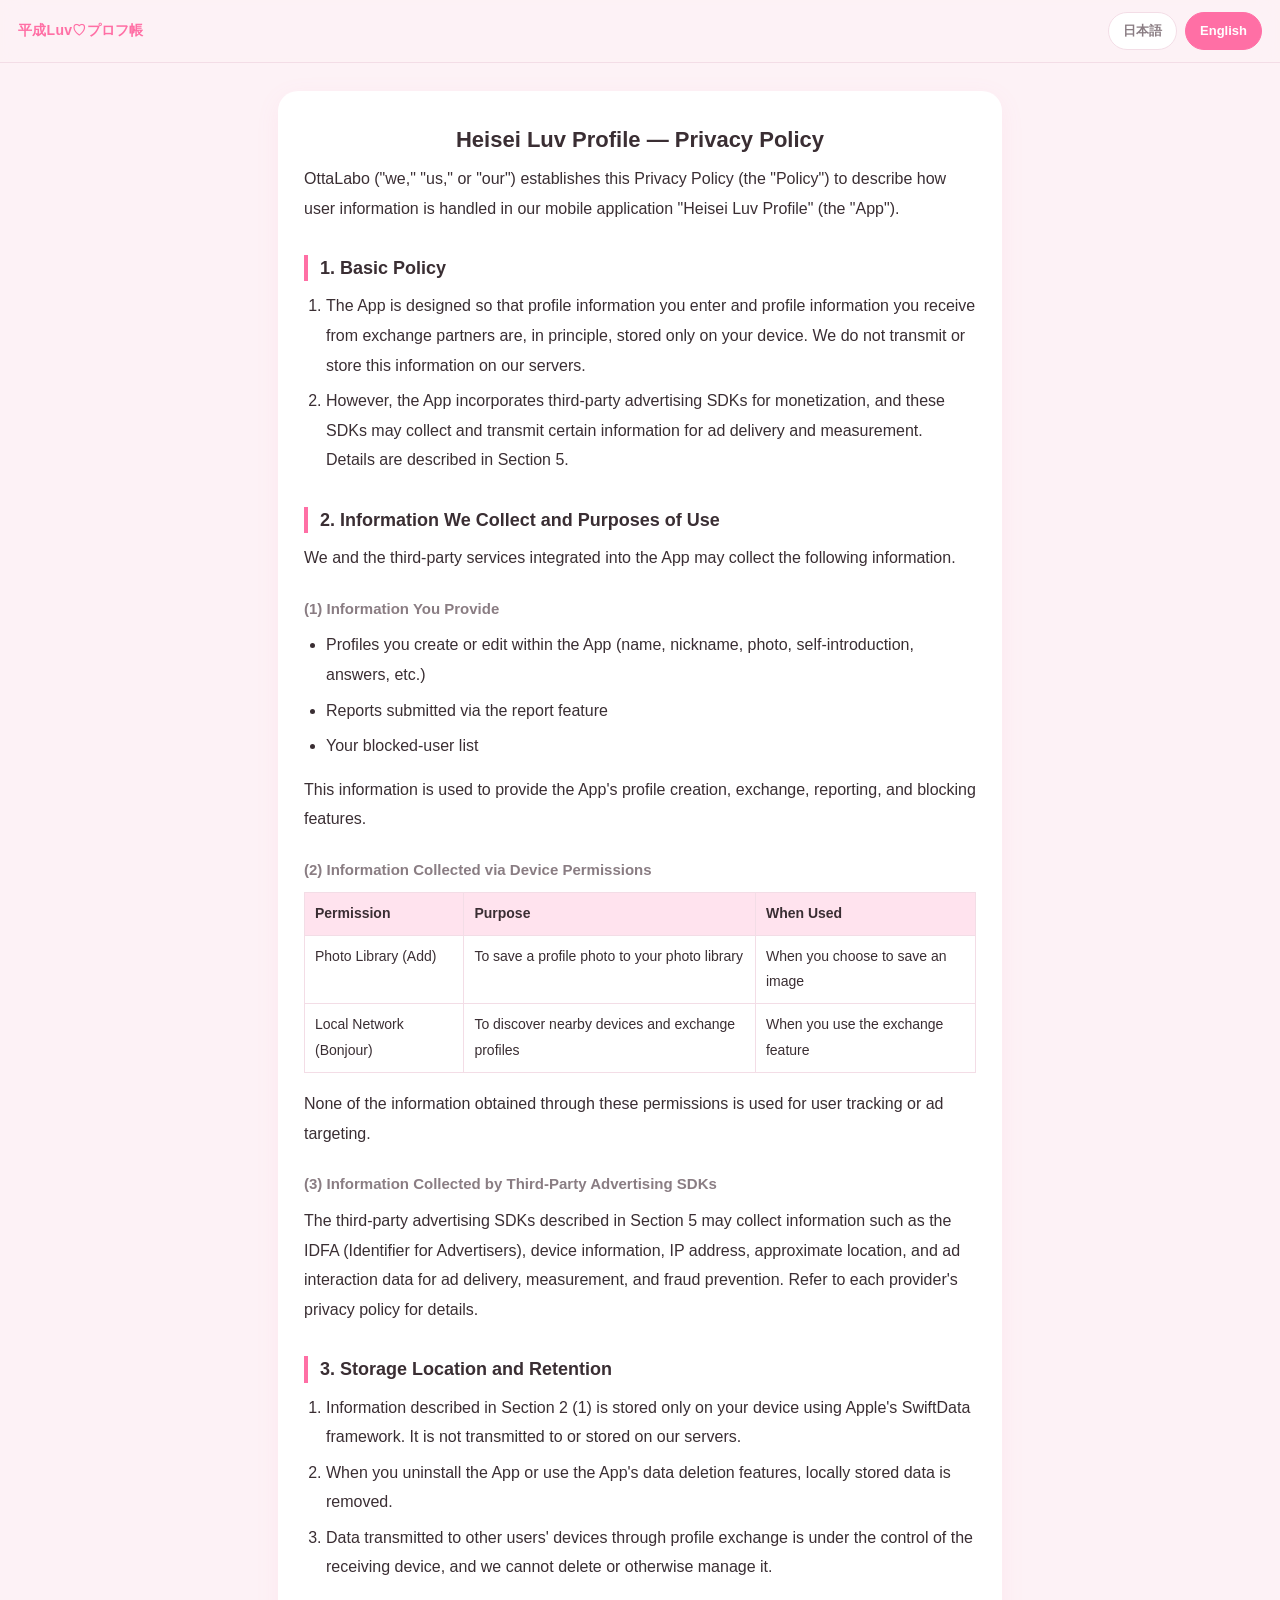
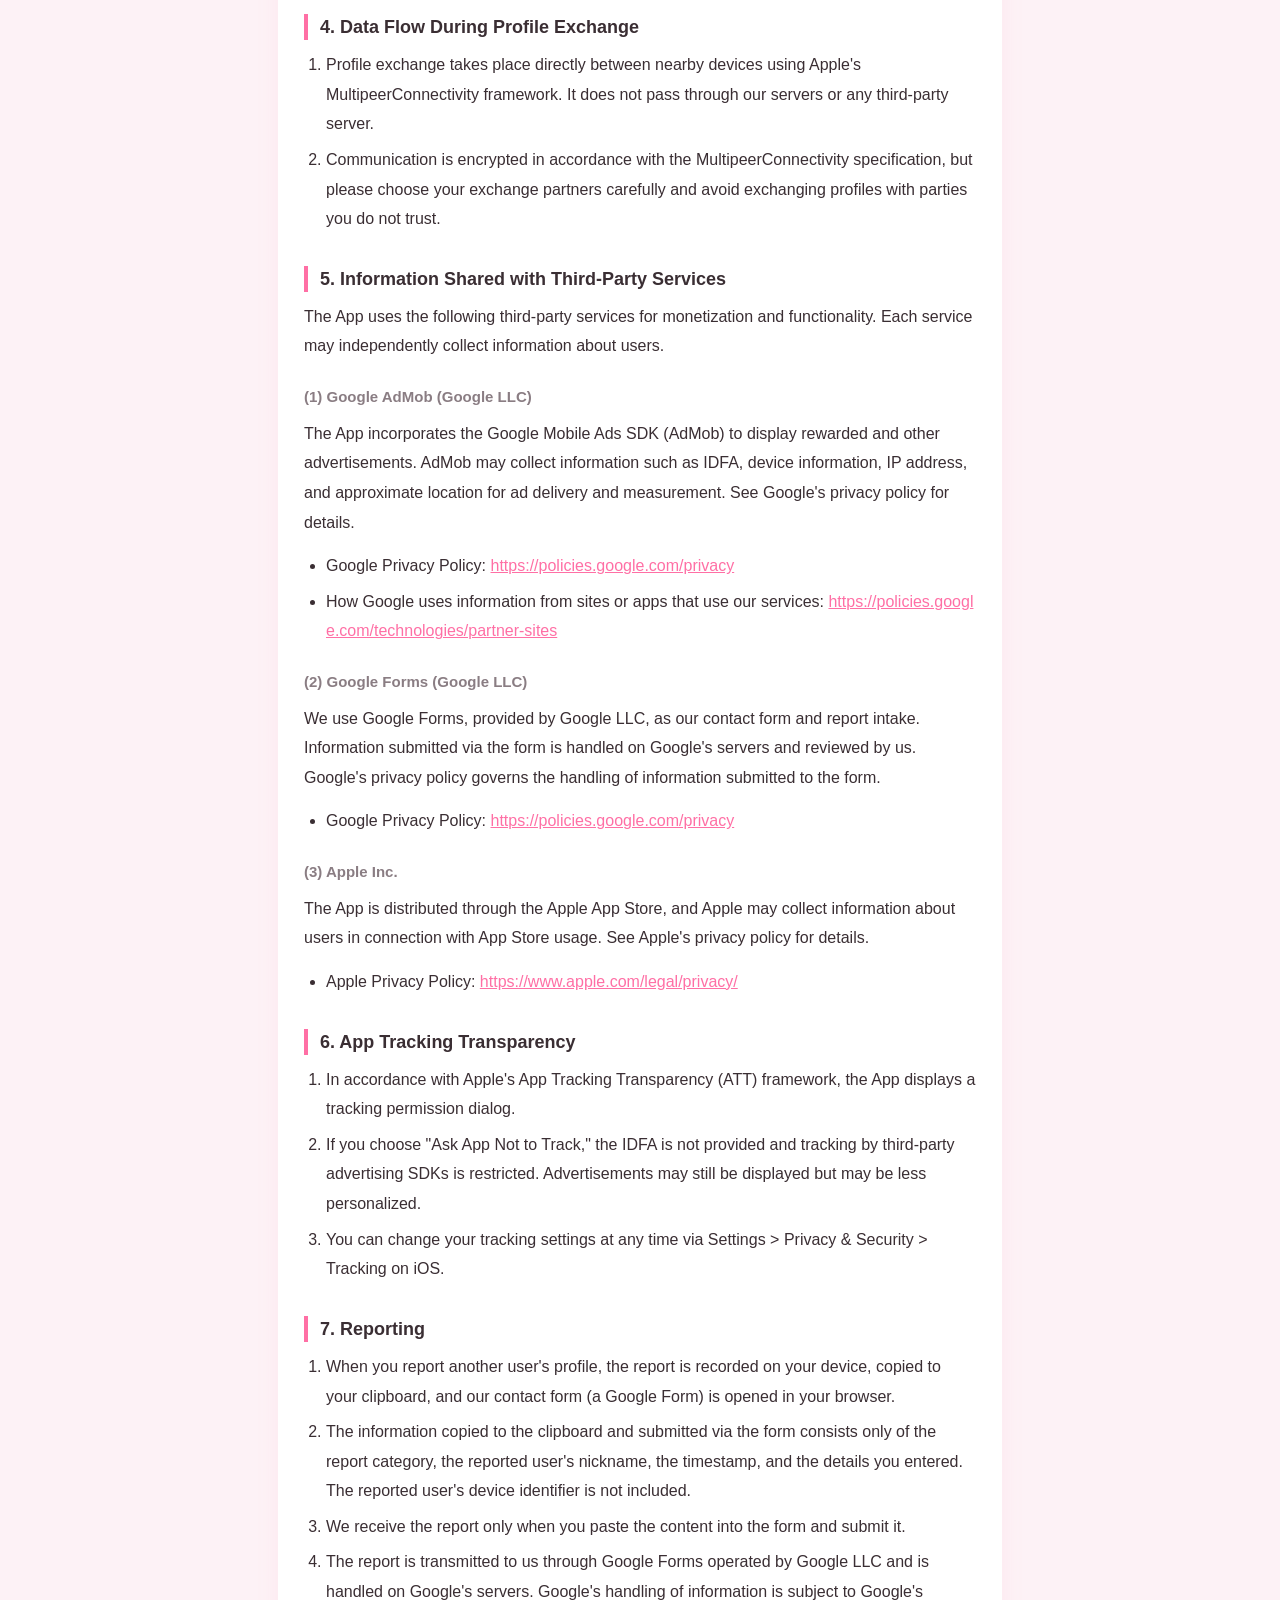
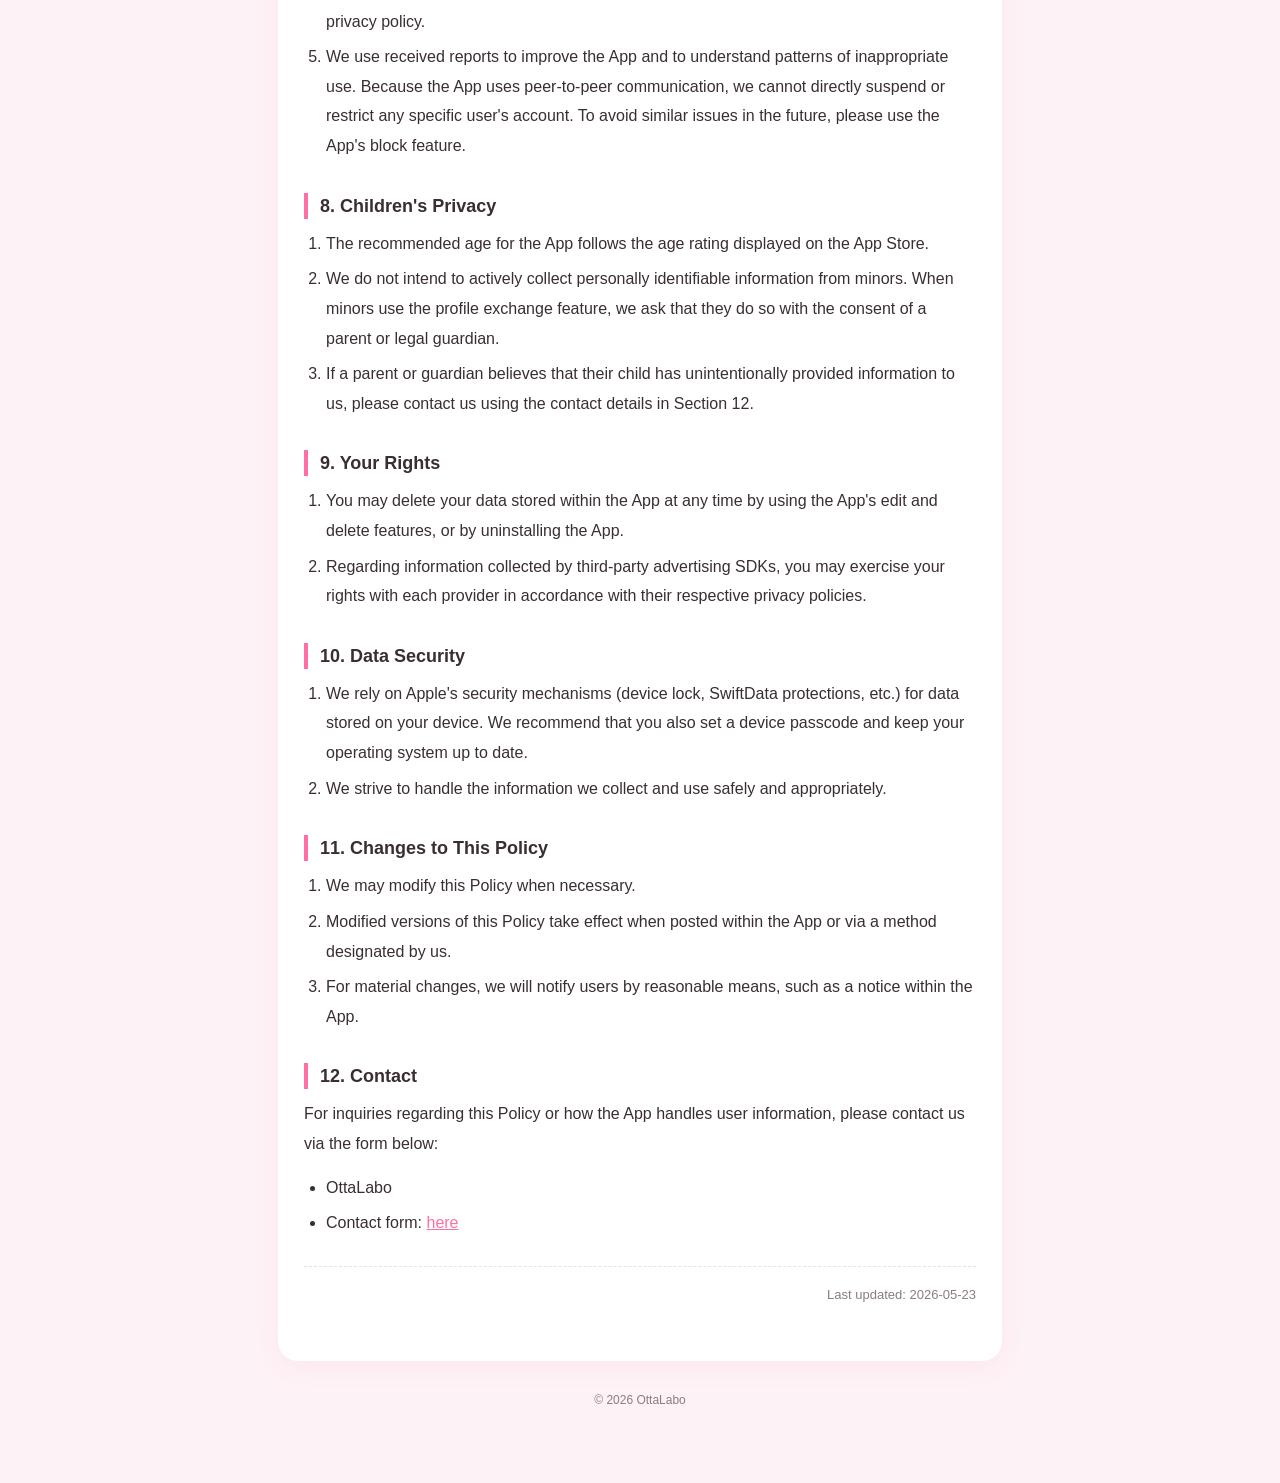
<file: heisei-luv-profile/privacy.html>
<!DOCTYPE html>
<html lang="ja">
<head>
  <meta charset="UTF-8">
  <meta name="viewport" content="width=device-width, initial-scale=1.0">
  <title>プライバシーポリシー / Privacy Policy - 平成Luv♡プロフ帳</title>
  <link rel="stylesheet" href="style.css">
</head>
<body>
  <div class="langbar">
    <span class="brand">平成Luv♡プロフ帳</span>
    <button class="lang" data-set="ja" type="button">日本語</button>
    <button class="lang" data-set="en" type="button">English</button>
  </div>

  <div class="wrap">

    <!-- ===================== 日本語 ===================== -->
    <article class="doc" data-lang="ja">
      <h1>平成Luv♡プロフ帳 プライバシーポリシー</h1>

      <p>OttaLabo（以下「当方」といいます）は、当方が提供するモバイルアプリケーション「平成Luv♡プロフ帳」（以下「本アプリ」といいます）におけるユーザーの情報の取り扱いについて、以下のとおりプライバシーポリシー（以下「本ポリシー」といいます）を定めます。</p>

      <h2>第1条（基本方針）</h2>
      <ol>
        <li>本アプリは、ユーザーが入力したプロフィール情報および交換相手から受け取ったプロフィール情報を、原則としてユーザーの端末内にのみ保存する設計です。当方が運営するサーバーへの送信・保存は行いません。</li>
        <li>一方で、本アプリは収益化のために第三者の広告 SDK を組み込んでおり、当該 SDK が広告配信および計測のために一定の情報を取得・送信する場合があります。詳細は本ポリシー第5条に定めます。</li>
      </ol>

      <h2>第2条（取得する情報および利用目的）</h2>
      <p>当方および本アプリが組み込む第三者サービスは、以下の情報を取得することがあります。</p>

      <h3>(1) ユーザーが入力する情報</h3>
      <ul>
        <li>ユーザーが本アプリ内で作成・編集するプロフィール（氏名・ニックネーム、写真、自己紹介、回答内容等）</li>
        <li>通報機能を利用した際の通報内容</li>
        <li>ブロックリスト</li>
      </ul>
      <p>これらは、本アプリのプロフィール作成機能、交換機能、通報機能、ブロック機能を提供するために利用します。</p>

      <h3>(2) 端末の権限を通じて取得する情報</h3>
      <table>
        <thead>
          <tr><th>権限</th><th>利用目的</th><th>利用タイミング</th></tr>
        </thead>
        <tbody>
          <tr><td>写真ライブラリ（追加）</td><td>プロフィール写真を写真ライブラリに保存するため</td><td>ユーザーが画像の保存を選択したとき</td></tr>
          <tr><td>ローカルネットワーク（Bonjour）</td><td>近くの端末を発見し、プロフィール交換を行うため</td><td>ユーザーが交換機能を起動したとき</td></tr>
        </tbody>
      </table>
      <p>これらの権限を通じて取得した情報は、いずれもユーザー追跡や広告配信の目的には利用しません。</p>

      <h3>(3) 第三者広告 SDK が取得する情報</h3>
      <p>第5条に定める第三者広告 SDK は、広告配信、効果測定、不正対策のために、IDFA（広告識別子）、デバイス情報、IP アドレス、おおよその地域、広告とのインタラクション等の情報を取得することがあります。詳細は各サービス提供者のプライバシーポリシーをご確認ください。</p>

      <h2>第3条（データの保存場所と保持期間）</h2>
      <ol>
        <li>第2条 (1) に定めるユーザー入力情報は、Apple の SwiftData フレームワークを用いてユーザーの端末内にのみ保存されます。当方のサーバーには送信・保存されません。</li>
        <li>ユーザーが本アプリをアンインストールした場合、または本アプリ内のデータ削除機能を利用した場合、端末内に保存されたデータは削除されます。</li>
        <li>プロフィール交換によって他のユーザーの端末に送信されたデータについては、受信端末の管理下にあり、当方による削除等の対応はできません。</li>
      </ol>

      <h2>第4条（プロフィール交換時のデータの流れ）</h2>
      <ol>
        <li>プロフィール交換は、Apple の MultipeerConnectivity フレームワークを利用して、近接する端末間で直接行われます。当方のサーバーや第三者のサーバーを経由することはありません。</li>
        <li>通信内容は MultipeerConnectivity の仕様に基づき暗号化されますが、ユーザーは交換相手を慎重に選択し、不適切な相手とのプロフィール交換を行わないようご注意ください。</li>
      </ol>

      <h2>第5条（第三者サービスへの情報提供）</h2>
      <p>本アプリは、収益化および機能提供のため、以下の第三者サービスを利用しており、各サービスは独自にユーザーに関する情報を取得することがあります。</p>

      <h3>(1) Google AdMob（Google LLC）</h3>
      <p>本アプリは、リワード広告等を表示するため Google Mobile Ads SDK（AdMob）を組み込んでいます。AdMob は広告配信および効果測定のために、IDFA、デバイス情報、IP アドレス、おおよその地域等の情報を取得します。詳細は Google のプライバシーポリシーをご確認ください。</p>
      <ul>
        <li>Google プライバシーポリシー: <a href="https://policies.google.com/privacy">https://policies.google.com/privacy</a></li>
        <li>Google による広告および情報の使用方法: <a href="https://policies.google.com/technologies/partner-sites">https://policies.google.com/technologies/partner-sites</a></li>
      </ul>

      <h3>(2) Google フォーム（Google LLC）</h3>
      <p>本アプリのお問い合わせ窓口および通報受付窓口として、Google LLC が提供する Google フォームを利用しています。フォームに送信された情報は Google のサーバー上で取り扱われ、当方が確認します。フォーム送信時の情報の取り扱いについては Google のプライバシーポリシーが適用されます。</p>
      <ul>
        <li>Google プライバシーポリシー: <a href="https://policies.google.com/privacy">https://policies.google.com/privacy</a></li>
      </ul>

      <h3>(3) Apple Inc.</h3>
      <p>本アプリは Apple の App Store を通じて配布されており、App Store の利用に伴い Apple がユーザーの情報を取得することがあります。詳細は Apple のプライバシーポリシーをご確認ください。</p>
      <ul>
        <li>Apple プライバシーポリシー: <a href="https://www.apple.com/legal/privacy/">https://www.apple.com/legal/privacy/</a></li>
      </ul>

      <h2>第6条（App Tracking Transparency / トラッキングについて）</h2>
      <ol>
        <li>本アプリは、Apple の App Tracking Transparency（ATT）フレームワークに従い、トラッキング許可ダイアログを表示します。</li>
        <li>ユーザーが「トラッキングを許可しない」を選択した場合、IDFA は提供されず、第三者広告 SDK によるユーザー追跡は制限されます。なお、この場合でも広告自体は表示されますが、関連性の低い広告となる可能性があります。</li>
        <li>トラッキング設定は、iOS の「設定 > プライバシーとセキュリティ > トラッキング」からいつでも変更できます。</li>
      </ol>

      <h2>第7条（通報機能について）</h2>
      <ol>
        <li>ユーザーが他のユーザーのプロフィールを通報した場合、通報内容は端末内に記録されるとともに、クリップボードにコピーされたうえで、当方の通報受付フォーム（Google フォーム）がブラウザで開かれます。</li>
        <li>クリップボードにコピーされフォームに送信される情報は、通報カテゴリ、対象ユーザーのニックネーム、通報日時、および通報者が入力した詳細のみであり、対象ユーザーの端末識別子は含まれません。</li>
        <li>ユーザーがフォーム上で内容を貼り付けて送信した場合にのみ、当方は通報情報を受領します。</li>
        <li>通報情報は Google LLC が提供する Google フォームの仕組みを通じて当方に送信され、Google のサーバー上で取り扱われます。Google における情報の取り扱いについては、同社のプライバシーポリシーが適用されます。</li>
        <li>当方は、受領した通報情報を、本アプリの改善および不適切な利用傾向の把握のために利用します。本アプリは端末間直接通信（P2P）の仕組みを採用しているため、当方が個別のユーザーに対して直接的な利用停止等の措置を講じることはできません。同種のトラブルを避けるためには、本アプリのブロック機能をご利用ください。</li>
      </ol>

      <h2>第8条（子どもの利用について）</h2>
      <ol>
        <li>本アプリの推奨利用年齢は App Store の年齢区分表示に従います。</li>
        <li>当方は、特に未成年のユーザーから自発的に個人を特定できる情報を収集することを意図していません。未成年がプロフィール交換機能を利用する際には、保護者の同意のもとで利用するようお願いします。</li>
        <li>保護者の方が、お子様が当方に対し意図せず情報を提供したと判断された場合は、第12条のお問い合わせ窓口までご連絡ください。</li>
      </ol>

      <h2>第9条（ユーザーの権利）</h2>
      <ol>
        <li>ユーザーは、本アプリ内に保存されているご自身のデータを、本アプリの編集・削除機能、または本アプリのアンインストールによって、いつでも削除することができます。</li>
        <li>第三者広告 SDK が取得した情報の取り扱いについては、各サービス提供者のプライバシーポリシーに基づき、当該事業者に対して請求を行うことが可能です。</li>
      </ol>

      <h2>第10条（データの安全管理）</h2>
      <ol>
        <li>当方は、ユーザーの端末内に保存されるデータについて、Apple のセキュリティ機能（端末のロック、SwiftData の保護機構等）に依拠しています。ユーザーご自身でも端末のパスコード設定および OS の最新化を行うことを推奨します。</li>
        <li>当方は、本アプリが取得・利用する情報について、安全かつ適切に取り扱うよう努めます。</li>
      </ol>

      <h2>第11条（プライバシーポリシーの変更）</h2>
      <ol>
        <li>当方は、必要と認める場合、本ポリシーを変更することがあります。</li>
        <li>変更後の本ポリシーは、本アプリ内または当方所定の方法による掲示の時点から効力を生じます。</li>
        <li>重要な変更を行う場合は、本アプリ内で通知するなど合理的な方法でユーザーにお知らせします。</li>
      </ol>

      <h2>第12条（お問い合わせ）</h2>
      <p>本ポリシーまたは本アプリにおけるユーザー情報の取り扱いに関するお問い合わせは、以下のフォームよりご連絡ください。</p>
      <ul>
        <li>OttaLabo</li>
        <li>お問い合わせフォーム: <a href="https://docs.google.com/forms/d/e/1FAIpQLSfymcj2q9Mv94ECGnH3PNCDkqmW3i-xnQbk1N40Gzs66JnRLw/viewform">こちら</a></li>
      </ul>

      <hr>
      <p class="updated">最終更新日: 2026-05-23</p>
    </article>

    <!-- ===================== English ===================== -->
    <article class="doc" data-lang="en" hidden>
      <h1>Heisei Luv Profile — Privacy Policy</h1>

      <p>OttaLabo ("we," "us," or "our") establishes this Privacy Policy (the "Policy") to describe how user information is handled in our mobile application "Heisei Luv Profile" (the "App").</p>

      <h2>1. Basic Policy</h2>
      <ol>
        <li>The App is designed so that profile information you enter and profile information you receive from exchange partners are, in principle, stored only on your device. We do not transmit or store this information on our servers.</li>
        <li>However, the App incorporates third-party advertising SDKs for monetization, and these SDKs may collect and transmit certain information for ad delivery and measurement. Details are described in Section 5.</li>
      </ol>

      <h2>2. Information We Collect and Purposes of Use</h2>
      <p>We and the third-party services integrated into the App may collect the following information.</p>

      <h3>(1) Information You Provide</h3>
      <ul>
        <li>Profiles you create or edit within the App (name, nickname, photo, self-introduction, answers, etc.)</li>
        <li>Reports submitted via the report feature</li>
        <li>Your blocked-user list</li>
      </ul>
      <p>This information is used to provide the App's profile creation, exchange, reporting, and blocking features.</p>

      <h3>(2) Information Collected via Device Permissions</h3>
      <table>
        <thead>
          <tr><th>Permission</th><th>Purpose</th><th>When Used</th></tr>
        </thead>
        <tbody>
          <tr><td>Photo Library (Add)</td><td>To save a profile photo to your photo library</td><td>When you choose to save an image</td></tr>
          <tr><td>Local Network (Bonjour)</td><td>To discover nearby devices and exchange profiles</td><td>When you use the exchange feature</td></tr>
        </tbody>
      </table>
      <p>None of the information obtained through these permissions is used for user tracking or ad targeting.</p>

      <h3>(3) Information Collected by Third-Party Advertising SDKs</h3>
      <p>The third-party advertising SDKs described in Section 5 may collect information such as the IDFA (Identifier for Advertisers), device information, IP address, approximate location, and ad interaction data for ad delivery, measurement, and fraud prevention. Refer to each provider's privacy policy for details.</p>

      <h2>3. Storage Location and Retention</h2>
      <ol>
        <li>Information described in Section 2 (1) is stored only on your device using Apple's SwiftData framework. It is not transmitted to or stored on our servers.</li>
        <li>When you uninstall the App or use the App's data deletion features, locally stored data is removed.</li>
        <li>Data transmitted to other users' devices through profile exchange is under the control of the receiving device, and we cannot delete or otherwise manage it.</li>
      </ol>

      <h2>4. Data Flow During Profile Exchange</h2>
      <ol>
        <li>Profile exchange takes place directly between nearby devices using Apple's MultipeerConnectivity framework. It does not pass through our servers or any third-party server.</li>
        <li>Communication is encrypted in accordance with the MultipeerConnectivity specification, but please choose your exchange partners carefully and avoid exchanging profiles with parties you do not trust.</li>
      </ol>

      <h2>5. Information Shared with Third-Party Services</h2>
      <p>The App uses the following third-party services for monetization and functionality. Each service may independently collect information about users.</p>

      <h3>(1) Google AdMob (Google LLC)</h3>
      <p>The App incorporates the Google Mobile Ads SDK (AdMob) to display rewarded and other advertisements. AdMob may collect information such as IDFA, device information, IP address, and approximate location for ad delivery and measurement. See Google's privacy policy for details.</p>
      <ul>
        <li>Google Privacy Policy: <a href="https://policies.google.com/privacy">https://policies.google.com/privacy</a></li>
        <li>How Google uses information from sites or apps that use our services: <a href="https://policies.google.com/technologies/partner-sites">https://policies.google.com/technologies/partner-sites</a></li>
      </ul>

      <h3>(2) Google Forms (Google LLC)</h3>
      <p>We use Google Forms, provided by Google LLC, as our contact form and report intake. Information submitted via the form is handled on Google's servers and reviewed by us. Google's privacy policy governs the handling of information submitted to the form.</p>
      <ul>
        <li>Google Privacy Policy: <a href="https://policies.google.com/privacy">https://policies.google.com/privacy</a></li>
      </ul>

      <h3>(3) Apple Inc.</h3>
      <p>The App is distributed through the Apple App Store, and Apple may collect information about users in connection with App Store usage. See Apple's privacy policy for details.</p>
      <ul>
        <li>Apple Privacy Policy: <a href="https://www.apple.com/legal/privacy/">https://www.apple.com/legal/privacy/</a></li>
      </ul>

      <h2>6. App Tracking Transparency</h2>
      <ol>
        <li>In accordance with Apple's App Tracking Transparency (ATT) framework, the App displays a tracking permission dialog.</li>
        <li>If you choose "Ask App Not to Track," the IDFA is not provided and tracking by third-party advertising SDKs is restricted. Advertisements may still be displayed but may be less personalized.</li>
        <li>You can change your tracking settings at any time via Settings &gt; Privacy &amp; Security &gt; Tracking on iOS.</li>
      </ol>

      <h2>7. Reporting</h2>
      <ol>
        <li>When you report another user's profile, the report is recorded on your device, copied to your clipboard, and our contact form (a Google Form) is opened in your browser.</li>
        <li>The information copied to the clipboard and submitted via the form consists only of the report category, the reported user's nickname, the timestamp, and the details you entered. The reported user's device identifier is not included.</li>
        <li>We receive the report only when you paste the content into the form and submit it.</li>
        <li>The report is transmitted to us through Google Forms operated by Google LLC and is handled on Google's servers. Google's handling of information is subject to Google's privacy policy.</li>
        <li>We use received reports to improve the App and to understand patterns of inappropriate use. Because the App uses peer-to-peer communication, we cannot directly suspend or restrict any specific user's account. To avoid similar issues in the future, please use the App's block feature.</li>
      </ol>

      <h2>8. Children's Privacy</h2>
      <ol>
        <li>The recommended age for the App follows the age rating displayed on the App Store.</li>
        <li>We do not intend to actively collect personally identifiable information from minors. When minors use the profile exchange feature, we ask that they do so with the consent of a parent or legal guardian.</li>
        <li>If a parent or guardian believes that their child has unintentionally provided information to us, please contact us using the contact details in Section 12.</li>
      </ol>

      <h2>9. Your Rights</h2>
      <ol>
        <li>You may delete your data stored within the App at any time by using the App's edit and delete features, or by uninstalling the App.</li>
        <li>Regarding information collected by third-party advertising SDKs, you may exercise your rights with each provider in accordance with their respective privacy policies.</li>
      </ol>

      <h2>10. Data Security</h2>
      <ol>
        <li>We rely on Apple's security mechanisms (device lock, SwiftData protections, etc.) for data stored on your device. We recommend that you also set a device passcode and keep your operating system up to date.</li>
        <li>We strive to handle the information we collect and use safely and appropriately.</li>
      </ol>

      <h2>11. Changes to This Policy</h2>
      <ol>
        <li>We may modify this Policy when necessary.</li>
        <li>Modified versions of this Policy take effect when posted within the App or via a method designated by us.</li>
        <li>For material changes, we will notify users by reasonable means, such as a notice within the App.</li>
      </ol>

      <h2>12. Contact</h2>
      <p>For inquiries regarding this Policy or how the App handles user information, please contact us via the form below:</p>
      <ul>
        <li>OttaLabo</li>
        <li>Contact form: <a href="https://docs.google.com/forms/d/e/1FAIpQLSfymcj2q9Mv94ECGnH3PNCDkqmW3i-xnQbk1N40Gzs66JnRLw/viewform">here</a></li>
      </ul>

      <hr>
      <p class="updated">Last updated: 2026-05-23</p>
    </article>

    <footer>&copy; 2026 OttaLabo</footer>
  </div>

  <script src="legal.js"></script>
</body>
</html>
</file>
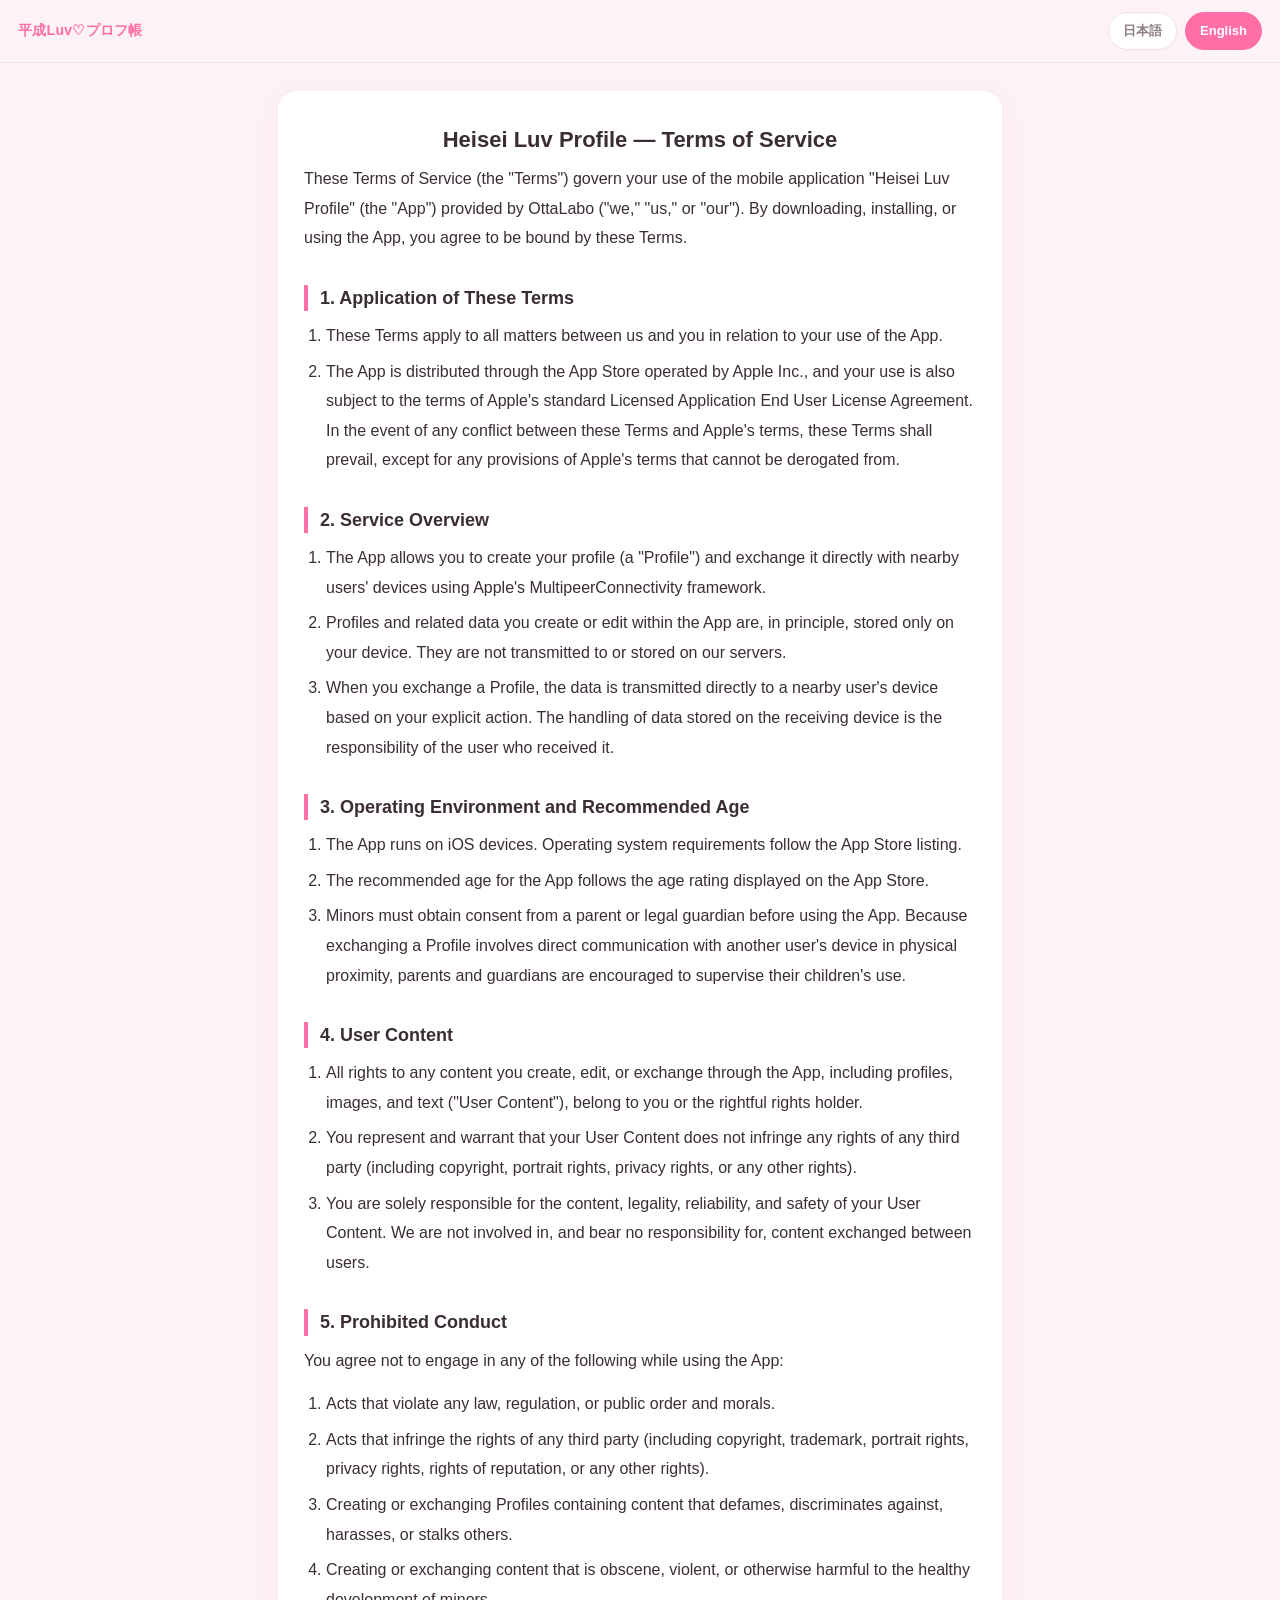
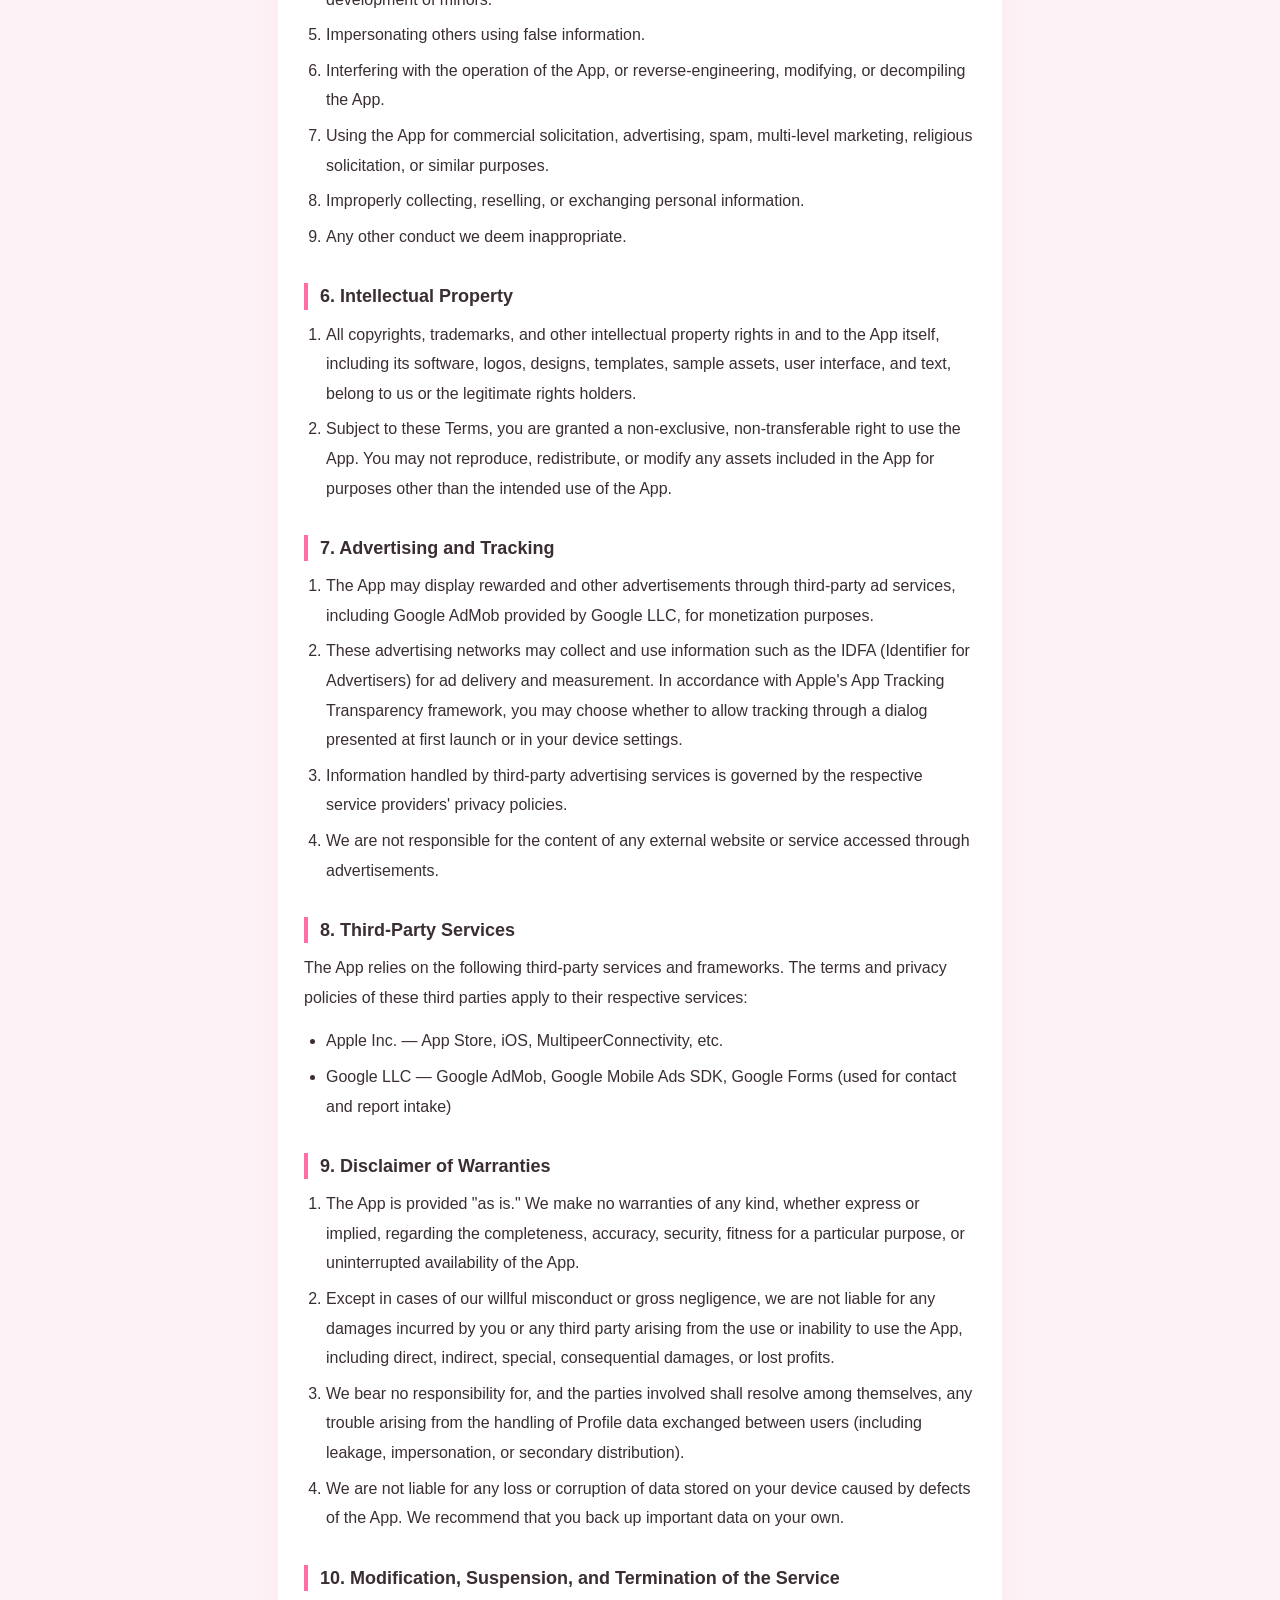
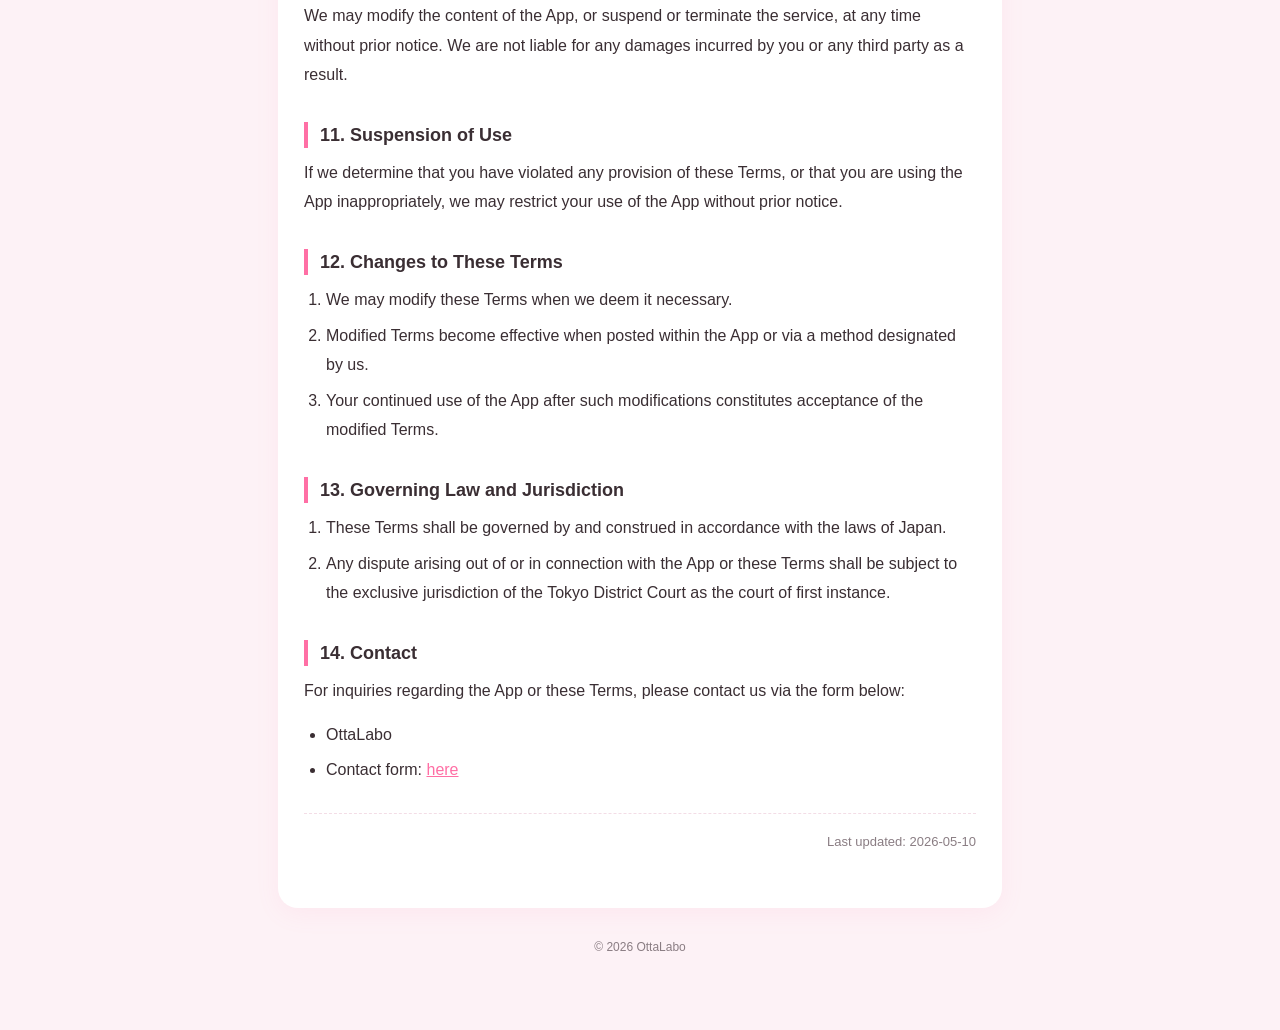
<file: heisei-luv-profile/terms.html>
<!DOCTYPE html>
<html lang="ja">
<head>
  <meta charset="UTF-8">
  <meta name="viewport" content="width=device-width, initial-scale=1.0">
  <title>利用規約 / Terms of Service - 平成Luv♡プロフ帳</title>
  <link rel="stylesheet" href="style.css">
</head>
<body>
  <div class="langbar">
    <span class="brand">平成Luv♡プロフ帳</span>
    <button class="lang" data-set="ja" type="button">日本語</button>
    <button class="lang" data-set="en" type="button">English</button>
  </div>

  <div class="wrap">

    <!-- ===================== 日本語 ===================== -->
    <article class="doc" data-lang="ja">
      <h1>平成Luv♡プロフ帳 利用規約</h1>

      <p>本利用規約（以下「本規約」といいます）は、OttaLabo（以下「当方」といいます）が提供するモバイルアプリケーション「平成Luv♡プロフ帳」（以下「本アプリ」といいます）の利用条件を定めるものです。本アプリをダウンロード、インストール、または利用された時点で、本規約に同意したものとみなします。</p>

      <h2>第1条（適用）</h2>
      <ol>
        <li>本規約は、本アプリの利用に関する当方とユーザーとの間の一切の関係に適用されます。</li>
        <li>本アプリは Apple Inc. が運営する App Store を通じて配布されており、Apple の標準エンドユーザーライセンス契約（Licensed Application End User License Agreement）の条件にも併せて従うものとします。本規約と Apple の規約が矛盾する場合、本規約が優先します（ただし Apple の規約上譲歩できない条項を除きます）。</li>
      </ol>

      <h2>第2条（サービス概要）</h2>
      <ol>
        <li>本アプリは、ユーザーが自身のプロフィール（以下「プロフ」といいます）を作成し、Apple の MultipeerConnectivity フレームワークを用いて近くにいる他のユーザーの端末と直接やり取りするためのサービスです。</li>
        <li>ユーザーが本アプリ内で作成・編集したプロフおよび関連データは、原則としてユーザーの端末内にのみ保存されます。当方のサーバーには送信・保存されません。</li>
        <li>プロフの交換時には、ユーザーの明示的な操作に基づき、近接する他のユーザーの端末にプロフデータが直接送信されます。送信先の端末上に保存されたデータの管理は、受信したユーザーの責任に帰属します。</li>
      </ol>

      <h2>第3条（利用環境および推奨年齢）</h2>
      <ol>
        <li>本アプリは iOS 端末で動作します。動作に必要な OS バージョン等の要件は App Store の表示に従います。</li>
        <li>本アプリの推奨利用年齢は App Store の年齢区分表示に従います。</li>
        <li>未成年のユーザーは、本アプリの利用について保護者の同意を得たうえで利用するものとします。プロフの交換は近距離にいる他者の端末との直接通信を伴うため、保護者は子どもの利用状況に注意を払うことが推奨されます。</li>
      </ol>

      <h2>第4条（ユーザーコンテンツ）</h2>
      <ol>
        <li>ユーザーが本アプリ内で作成、編集、または交換するプロフ、画像、テキスト等の一切のコンテンツ（以下「ユーザーコンテンツ」といいます）の権利は、ユーザー本人または当該権利者に帰属します。</li>
        <li>ユーザーは、ユーザーコンテンツについて、第三者の権利（著作権、肖像権、プライバシー権その他一切の権利）を侵害していないことを保証するものとします。</li>
        <li>ユーザーコンテンツの内容、合法性、信頼性、安全性については、ユーザー自身が一切の責任を負うものとします。当方は、ユーザー間で交換されたコンテンツの内容について一切関与せず、また責任を負いません。</li>
      </ol>

      <h2>第5条（禁止事項）</h2>
      <p>ユーザーは、本アプリの利用にあたり、以下の行為を行ってはなりません。</p>
      <ol>
        <li>法令、公序良俗に違反する行為。</li>
        <li>他者の権利（著作権、商標権、肖像権、プライバシー権、名誉権その他一切の権利）を侵害する行為。</li>
        <li>他者を誹謗中傷し、または差別、嫌がらせ、ストーカー行為に該当する内容を含むプロフを作成・交換する行為。</li>
        <li>わいせつ、暴力的、または青少年の健全な育成を阻害する内容を含むコンテンツを作成・交換する行為。</li>
        <li>虚偽の情報を用いて他者になりすます行為。</li>
        <li>本アプリの運営を妨害する行為、リバースエンジニアリング、改変、デコンパイル等を行う行為。</li>
        <li>商業的な勧誘、宣伝、スパム、マルチ商法、宗教勧誘等を目的とした利用。</li>
        <li>個人情報の収集、転売、または交換目的での不正な利用。</li>
        <li>その他、当方が不適切と判断する行為。</li>
      </ol>

      <h2>第6条（知的財産権）</h2>
      <ol>
        <li>本アプリ自体およびそこに含まれるソフトウェア、ロゴ、デザイン、テンプレート、サンプル素材、UI、文章その他一切のコンテンツに関する著作権、商標権、その他の知的財産権は、当方または正当な権利者に帰属します。</li>
        <li>ユーザーは、本規約に基づき本アプリを利用する非独占的かつ譲渡不能な権利を有しますが、本アプリに含まれる素材を本アプリの目的以外で複製、再配布、改変することはできません。</li>
      </ol>

      <h2>第7条（広告およびトラッキングについて）</h2>
      <ol>
        <li>本アプリは、収益化のために Google LLC が提供する Google AdMob を含む第三者広告サービスを利用してリワード広告等を表示する場合があります。</li>
        <li>これらの広告ネットワークは、広告配信および効果測定の目的で、IDFA（広告識別子）等の情報を取得・利用することがあります。Apple の App Tracking Transparency フレームワークに基づき、ユーザーは初回起動時等に表示されるダイアログでトラッキングの可否を選択できます。</li>
        <li>第三者広告サービスにおける情報の取り扱いについては、各サービス提供者のプライバシーポリシーが適用されます。</li>
        <li>広告経由でアクセスする外部サイトおよびサービスの内容については、当方は一切責任を負いません。</li>
      </ol>

      <h2>第8条（第三者サービス）</h2>
      <p>本アプリは、その機能を提供するために以下を含む第三者サービス・フレームワークを利用しています。これら第三者サービスの利用条件およびプライバシーポリシーが別途適用されます。</p>
      <ul>
        <li>Apple Inc. — App Store、iOS、MultipeerConnectivity 等</li>
        <li>Google LLC — Google AdMob、Google Mobile Ads SDK、Google フォーム（お問い合わせおよび通報受付窓口として利用）</li>
      </ul>

      <h2>第9条（免責事項）</h2>
      <ol>
        <li>本アプリは現状有姿（as is）で提供されます。当方は、本アプリの完全性、正確性、安全性、特定目的への適合性、および中断なく利用できることについて、明示・黙示を問わず一切の保証を行いません。</li>
        <li>当方は、本アプリの利用または利用不能から生じるユーザーまたは第三者の損害（直接損害、間接損害、特別損害、結果的損害、逸失利益等を含みます）について、当方の故意または重大な過失による場合を除き、一切の責任を負いません。</li>
        <li>ユーザー間で交換されたプロフデータの取り扱いに起因するトラブル（漏えい、なりすまし、二次配布等を含みます）については、当方は一切責任を負わず、当事者間で解決するものとします。</li>
        <li>本アプリの不具合等により、ユーザーが端末内に保存したデータが消失または毀損した場合についても、当方は責任を負いません。重要なデータについてはユーザー自身でバックアップを取ることを推奨します。</li>
      </ol>

      <h2>第10条（サービスの変更・停止・終了）</h2>
      <p>当方は、ユーザーへの事前通知なく、本アプリの内容を変更し、または提供を一時的に停止もしくは終了することができるものとします。これによりユーザーまたは第三者に生じた損害について、当方は一切の責任を負いません。</p>

      <h2>第11条（利用の停止）</h2>
      <p>当方は、ユーザーが本規約のいずれかの条項に違反したと判断した場合、または不適切な利用が認められた場合、事前の通知なく当該ユーザーによる本アプリの利用を制限することができるものとします。</p>

      <h2>第12条（規約の変更）</h2>
      <ol>
        <li>当方は、必要と認める場合、本規約を変更することができるものとします。</li>
        <li>変更後の規約は、本アプリ内または当方所定の方法による掲示の時点から効力を生じます。</li>
        <li>ユーザーが変更後に本アプリの利用を継続した場合、変更後の規約に同意したものとみなします。</li>
      </ol>

      <h2>第13条（準拠法および管轄裁判所）</h2>
      <ol>
        <li>本規約の解釈および適用は、日本法を準拠法とします。</li>
        <li>本アプリまたは本規約に関連してユーザーと当方との間に紛争が生じた場合、東京地方裁判所を第一審の専属的合意管轄裁判所とします。</li>
      </ol>

      <h2>第14条（お問い合わせ）</h2>
      <p>本アプリまたは本規約に関するお問い合わせは、以下のフォームよりご連絡ください。</p>
      <ul>
        <li>OttaLabo</li>
        <li>お問い合わせフォーム: <a href="https://docs.google.com/forms/d/e/1FAIpQLSfymcj2q9Mv94ECGnH3PNCDkqmW3i-xnQbk1N40Gzs66JnRLw/viewform">こちら</a></li>
      </ul>

      <hr>
      <p class="updated">最終更新日: 2026-05-10</p>
    </article>

    <!-- ===================== English ===================== -->
    <article class="doc" data-lang="en" hidden>
      <h1>Heisei Luv Profile — Terms of Service</h1>

      <p>These Terms of Service (the "Terms") govern your use of the mobile application "Heisei Luv Profile" (the "App") provided by OttaLabo ("we," "us," or "our"). By downloading, installing, or using the App, you agree to be bound by these Terms.</p>

      <h2>1. Application of These Terms</h2>
      <ol>
        <li>These Terms apply to all matters between us and you in relation to your use of the App.</li>
        <li>The App is distributed through the App Store operated by Apple Inc., and your use is also subject to the terms of Apple's standard Licensed Application End User License Agreement. In the event of any conflict between these Terms and Apple's terms, these Terms shall prevail, except for any provisions of Apple's terms that cannot be derogated from.</li>
      </ol>

      <h2>2. Service Overview</h2>
      <ol>
        <li>The App allows you to create your profile (a "Profile") and exchange it directly with nearby users' devices using Apple's MultipeerConnectivity framework.</li>
        <li>Profiles and related data you create or edit within the App are, in principle, stored only on your device. They are not transmitted to or stored on our servers.</li>
        <li>When you exchange a Profile, the data is transmitted directly to a nearby user's device based on your explicit action. The handling of data stored on the receiving device is the responsibility of the user who received it.</li>
      </ol>

      <h2>3. Operating Environment and Recommended Age</h2>
      <ol>
        <li>The App runs on iOS devices. Operating system requirements follow the App Store listing.</li>
        <li>The recommended age for the App follows the age rating displayed on the App Store.</li>
        <li>Minors must obtain consent from a parent or legal guardian before using the App. Because exchanging a Profile involves direct communication with another user's device in physical proximity, parents and guardians are encouraged to supervise their children's use.</li>
      </ol>

      <h2>4. User Content</h2>
      <ol>
        <li>All rights to any content you create, edit, or exchange through the App, including profiles, images, and text ("User Content"), belong to you or the rightful rights holder.</li>
        <li>You represent and warrant that your User Content does not infringe any rights of any third party (including copyright, portrait rights, privacy rights, or any other rights).</li>
        <li>You are solely responsible for the content, legality, reliability, and safety of your User Content. We are not involved in, and bear no responsibility for, content exchanged between users.</li>
      </ol>

      <h2>5. Prohibited Conduct</h2>
      <p>You agree not to engage in any of the following while using the App:</p>
      <ol>
        <li>Acts that violate any law, regulation, or public order and morals.</li>
        <li>Acts that infringe the rights of any third party (including copyright, trademark, portrait rights, privacy rights, rights of reputation, or any other rights).</li>
        <li>Creating or exchanging Profiles containing content that defames, discriminates against, harasses, or stalks others.</li>
        <li>Creating or exchanging content that is obscene, violent, or otherwise harmful to the healthy development of minors.</li>
        <li>Impersonating others using false information.</li>
        <li>Interfering with the operation of the App, or reverse-engineering, modifying, or decompiling the App.</li>
        <li>Using the App for commercial solicitation, advertising, spam, multi-level marketing, religious solicitation, or similar purposes.</li>
        <li>Improperly collecting, reselling, or exchanging personal information.</li>
        <li>Any other conduct we deem inappropriate.</li>
      </ol>

      <h2>6. Intellectual Property</h2>
      <ol>
        <li>All copyrights, trademarks, and other intellectual property rights in and to the App itself, including its software, logos, designs, templates, sample assets, user interface, and text, belong to us or the legitimate rights holders.</li>
        <li>Subject to these Terms, you are granted a non-exclusive, non-transferable right to use the App. You may not reproduce, redistribute, or modify any assets included in the App for purposes other than the intended use of the App.</li>
      </ol>

      <h2>7. Advertising and Tracking</h2>
      <ol>
        <li>The App may display rewarded and other advertisements through third-party ad services, including Google AdMob provided by Google LLC, for monetization purposes.</li>
        <li>These advertising networks may collect and use information such as the IDFA (Identifier for Advertisers) for ad delivery and measurement. In accordance with Apple's App Tracking Transparency framework, you may choose whether to allow tracking through a dialog presented at first launch or in your device settings.</li>
        <li>Information handled by third-party advertising services is governed by the respective service providers' privacy policies.</li>
        <li>We are not responsible for the content of any external website or service accessed through advertisements.</li>
      </ol>

      <h2>8. Third-Party Services</h2>
      <p>The App relies on the following third-party services and frameworks. The terms and privacy policies of these third parties apply to their respective services:</p>
      <ul>
        <li>Apple Inc. — App Store, iOS, MultipeerConnectivity, etc.</li>
        <li>Google LLC — Google AdMob, Google Mobile Ads SDK, Google Forms (used for contact and report intake)</li>
      </ul>

      <h2>9. Disclaimer of Warranties</h2>
      <ol>
        <li>The App is provided "as is." We make no warranties of any kind, whether express or implied, regarding the completeness, accuracy, security, fitness for a particular purpose, or uninterrupted availability of the App.</li>
        <li>Except in cases of our willful misconduct or gross negligence, we are not liable for any damages incurred by you or any third party arising from the use or inability to use the App, including direct, indirect, special, consequential damages, or lost profits.</li>
        <li>We bear no responsibility for, and the parties involved shall resolve among themselves, any trouble arising from the handling of Profile data exchanged between users (including leakage, impersonation, or secondary distribution).</li>
        <li>We are not liable for any loss or corruption of data stored on your device caused by defects of the App. We recommend that you back up important data on your own.</li>
      </ol>

      <h2>10. Modification, Suspension, and Termination of the Service</h2>
      <p>We may modify the content of the App, or suspend or terminate the service, at any time without prior notice. We are not liable for any damages incurred by you or any third party as a result.</p>

      <h2>11. Suspension of Use</h2>
      <p>If we determine that you have violated any provision of these Terms, or that you are using the App inappropriately, we may restrict your use of the App without prior notice.</p>

      <h2>12. Changes to These Terms</h2>
      <ol>
        <li>We may modify these Terms when we deem it necessary.</li>
        <li>Modified Terms become effective when posted within the App or via a method designated by us.</li>
        <li>Your continued use of the App after such modifications constitutes acceptance of the modified Terms.</li>
      </ol>

      <h2>13. Governing Law and Jurisdiction</h2>
      <ol>
        <li>These Terms shall be governed by and construed in accordance with the laws of Japan.</li>
        <li>Any dispute arising out of or in connection with the App or these Terms shall be subject to the exclusive jurisdiction of the Tokyo District Court as the court of first instance.</li>
      </ol>

      <h2>14. Contact</h2>
      <p>For inquiries regarding the App or these Terms, please contact us via the form below:</p>
      <ul>
        <li>OttaLabo</li>
        <li>Contact form: <a href="https://docs.google.com/forms/d/e/1FAIpQLSfymcj2q9Mv94ECGnH3PNCDkqmW3i-xnQbk1N40Gzs66JnRLw/viewform">here</a></li>
      </ul>

      <hr>
      <p class="updated">Last updated: 2026-05-10</p>
    </article>

    <footer>&copy; 2026 OttaLabo</footer>
  </div>

  <script src="legal.js"></script>
</body>
</html>
</file>
<file: color-walk/style.css>
:root {
  --bg: #f2f3f0;
  --card: #ffffff;
  --ink: #1c1b1b;
  --muted: #6b7069;
  --accent: #4e635a;
  --accent-soft: #e8edeb;
  --line: #e0ddd9;
}

* {
  box-sizing: border-box;
}

html {
  -webkit-text-size-adjust: 100%;
}

body {
  margin: 0;
  font-family: -apple-system, BlinkMacSystemFont, "Hiragino Kaku Gothic ProN",
    "Hiragino Sans", Meiryo, "Helvetica Neue", Arial, sans-serif;
  line-height: 1.85;
  color: var(--ink);
  background: var(--bg);
  font-size: 16px;
}

.langbar {
  position: sticky;
  top: 0;
  z-index: 10;
  display: flex;
  align-items: center;
  gap: 8px;
  padding: 12px 18px;
  background: rgba(242, 243, 240, 0.9);
  backdrop-filter: saturate(160%) blur(10px);
  -webkit-backdrop-filter: saturate(160%) blur(10px);
  border-bottom: 1px solid var(--line);
}

.langbar .brand {
  flex: 1;
  font-weight: 700;
  font-size: 14px;
  color: var(--accent);
  letter-spacing: 0.06em;
}

button.lang {
  appearance: none;
  border: 1px solid var(--line);
  background: #fff;
  color: var(--muted);
  font: inherit;
  font-size: 13px;
  font-weight: 600;
  padding: 6px 14px;
  border-radius: 999px;
  cursor: pointer;
  transition: all 0.15s ease;
}

button.lang.active {
  background: var(--accent);
  border-color: var(--accent);
  color: #fff;
}

.wrap {
  max-width: 760px;
  margin: 0 auto;
  padding: 8px 18px 72px;
}

.doc {
  background: var(--card);
  border-radius: 20px;
  padding: 32px 26px 40px;
  margin-top: 20px;
  box-shadow: 0 6px 24px rgba(78, 99, 90, 0.08);
}

h1 {
  font-size: 22px;
  line-height: 1.5;
  margin: 0 0 8px;
  text-align: center;
}

h2 {
  font-size: 18px;
  margin: 32px 0 10px;
  padding-left: 12px;
  border-left: 4px solid var(--accent);
  line-height: 1.45;
}

h3 {
  font-size: 15px;
  margin: 22px 0 8px;
  color: var(--muted);
}

p,
ul,
ol {
  margin: 0 0 14px;
}

ul,
ol {
  padding-left: 22px;
}

li {
  margin-bottom: 6px;
}

a {
  color: var(--accent);
  word-break: break-all;
}

table {
  width: 100%;
  border-collapse: collapse;
  margin: 0 0 16px;
  font-size: 14px;
}

th,
td {
  border: 1px solid var(--line);
  padding: 8px 10px;
  text-align: left;
  vertical-align: top;
}

th {
  background: var(--accent-soft);
  font-weight: 700;
}

hr {
  border: none;
  border-top: 1px dashed var(--line);
  margin: 28px 0 16px;
}

.updated {
  color: var(--muted);
  font-size: 13px;
  text-align: right;
}

footer {
  text-align: center;
  color: var(--muted);
  font-size: 12px;
  margin-top: 28px;
}
</file>
<file: heisei-luv-profile/style.css>
:root {
  --bg: #fdf2f6;
  --card: #ffffff;
  --ink: #3a2e33;
  --muted: #8a7d83;
  --accent: #ff6fa5;
  --accent-soft: #ffe3ee;
  --line: #f3dde6;
}

* {
  box-sizing: border-box;
}

html {
  -webkit-text-size-adjust: 100%;
}

body {
  margin: 0;
  font-family: -apple-system, BlinkMacSystemFont, "Hiragino Kaku Gothic ProN",
    "Hiragino Sans", Meiryo, "Helvetica Neue", Arial, sans-serif;
  line-height: 1.85;
  color: var(--ink);
  background: var(--bg);
  font-size: 16px;
}

.langbar {
  position: sticky;
  top: 0;
  z-index: 10;
  display: flex;
  align-items: center;
  gap: 8px;
  padding: 12px 18px;
  background: rgba(253, 242, 246, 0.9);
  backdrop-filter: saturate(160%) blur(10px);
  -webkit-backdrop-filter: saturate(160%) blur(10px);
  border-bottom: 1px solid var(--line);
}

.langbar .brand {
  flex: 1;
  font-weight: 700;
  font-size: 14px;
  color: var(--accent);
  letter-spacing: 0.02em;
}

button.lang {
  appearance: none;
  border: 1px solid var(--line);
  background: #fff;
  color: var(--muted);
  font: inherit;
  font-size: 13px;
  font-weight: 600;
  padding: 6px 14px;
  border-radius: 999px;
  cursor: pointer;
  transition: all 0.15s ease;
}

button.lang.active {
  background: var(--accent);
  border-color: var(--accent);
  color: #fff;
}

.wrap {
  max-width: 760px;
  margin: 0 auto;
  padding: 8px 18px 72px;
}

.doc {
  background: var(--card);
  border-radius: 20px;
  padding: 32px 26px 40px;
  margin-top: 20px;
  box-shadow: 0 6px 24px rgba(255, 111, 165, 0.08);
}

h1 {
  font-size: 22px;
  line-height: 1.5;
  margin: 0 0 8px;
  text-align: center;
}

h2 {
  font-size: 18px;
  margin: 32px 0 10px;
  padding-left: 12px;
  border-left: 4px solid var(--accent);
  line-height: 1.45;
}

h3 {
  font-size: 15px;
  margin: 22px 0 8px;
  color: var(--muted);
}

p,
ul,
ol {
  margin: 0 0 14px;
}

ul,
ol {
  padding-left: 22px;
}

li {
  margin-bottom: 6px;
}

a {
  color: var(--accent);
  word-break: break-all;
}

table {
  width: 100%;
  border-collapse: collapse;
  margin: 0 0 16px;
  font-size: 14px;
}

th,
td {
  border: 1px solid var(--line);
  padding: 8px 10px;
  text-align: left;
  vertical-align: top;
}

th {
  background: var(--accent-soft);
  font-weight: 700;
}

hr {
  border: none;
  border-top: 1px dashed var(--line);
  margin: 28px 0 16px;
}

.updated {
  color: var(--muted);
  font-size: 13px;
  text-align: right;
}

footer {
  text-align: center;
  color: var(--muted);
  font-size: 12px;
  margin-top: 28px;
}
</file>
